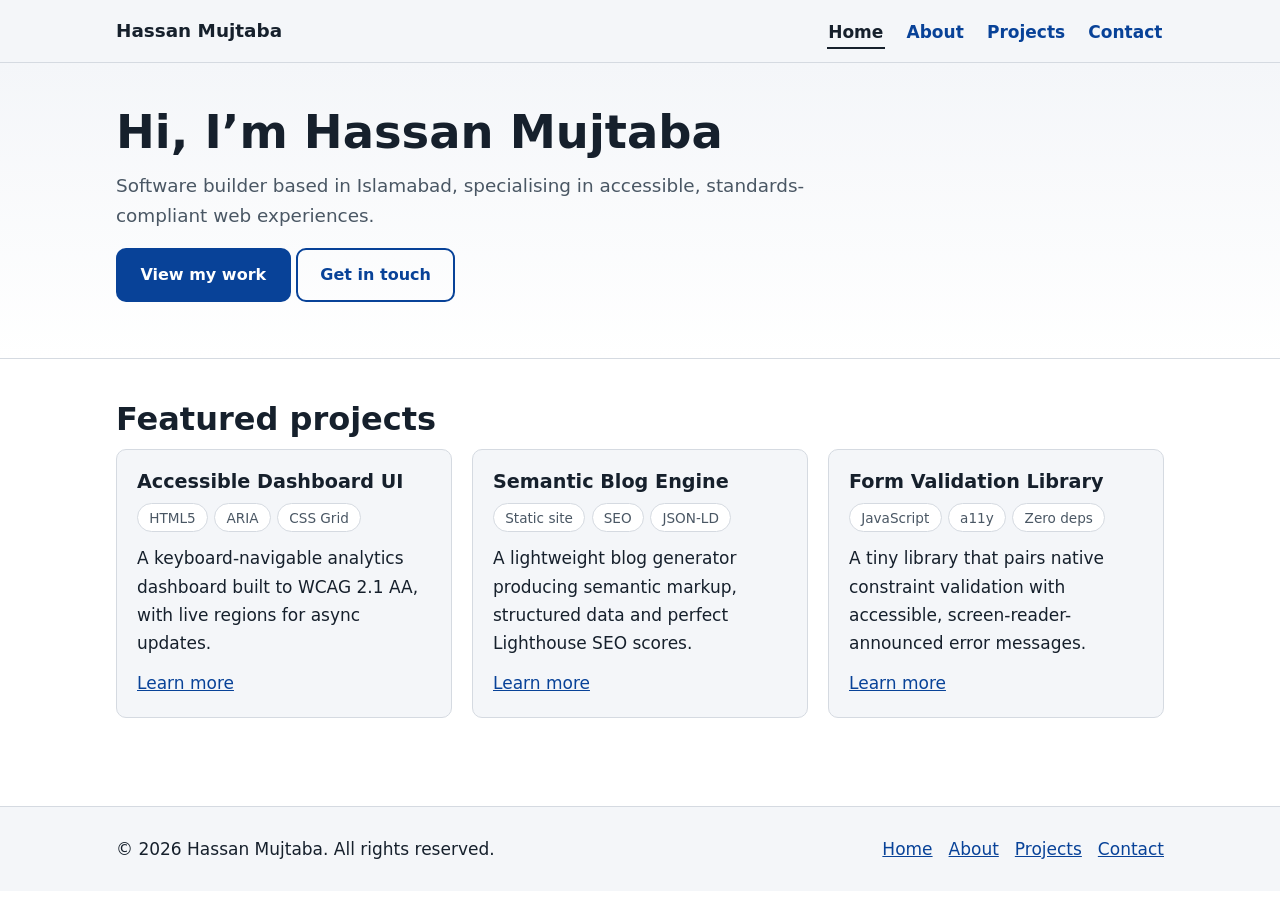
<file: Task 1/index.html>
<!DOCTYPE html>
<html lang="en">
<head>
  <meta charset="utf-8">
  <meta name="viewport" content="width=device-width, initial-scale=1">
  <title>Hassan Mujtaba — Software Builder in Islamabad</title>
  <meta name="description" content="Portfolio of Hassan Mujtaba, a software builder in Islamabad crafting accessible, standards-compliant web experiences.">
  <meta name="author" content="Hassan Mujtaba">
  <meta name="robots" content="index, follow">
  <meta name="theme-color" content="#0b5ed7">
  <link rel="canonical" href="https://hassanmujtaba.example.com/index.html">
  <meta property="og:type" content="website">
  <meta property="og:site_name" content="Hassan Mujtaba">
  <meta property="og:title" content="Hassan Mujtaba — Software Builder in Islamabad">
  <meta property="og:description" content="Portfolio of Hassan Mujtaba, a software builder in Islamabad crafting accessible, standards-compliant web experiences.">
  <meta property="og:url" content="https://hassanmujtaba.example.com/index.html">
  <meta property="og:image" content="https://hassanmujtaba.example.com/assets/images/og-image.jpg">
  <meta property="og:image:alt" content="Portrait of Hassan Mujtaba beside his name and job title.">
  <meta name="twitter:card" content="summary_large_image">
  <meta name="twitter:title" content="Hassan Mujtaba — Software Builder in Islamabad">
  <meta name="twitter:description" content="Portfolio of Hassan Mujtaba, a software builder in Islamabad crafting accessible, standards-compliant web experiences.">
  <link rel="stylesheet" href="assets/css/styles.css">
  <script type="application/ld+json">
  {
    "@context": "https://schema.org",
    "@type": "Person",
    "name": "Hassan Mujtaba",
    "jobTitle": "Software Builder",
    "address": {"@type": "PostalAddress", "addressLocality": "Islamabad", "addressCountry": "PK"},
    "url": "https://hassanmujtaba.example.com/",
    "sameAs": ["https://github.com/hassanmujtaba11208", "https://www.linkedin.com/in/hassanmujtaba"]
  }
  </script>
</head>
<body>
  <a class="skip-link" href="#main">Skip to main content</a>
  <header class="site-header">
    <div class="wrap">
      <a class="brand" href="index.html">Hassan Mujtaba</a>
      <nav class="site-nav" aria-label="Main">
        <ul>
          <li><a href="index.html" aria-current="page">Home</a></li>
          <li><a href="about.html">About</a></li>
          <li><a href="projects.html">Projects</a></li>
          <li><a href="contact.html">Contact</a></li>
        </ul>
      </nav>
    </div>
  </header>

  <main id="main">
    <section class="hero" aria-labelledby="hero-heading">
      <div class="wrap">
        <h1 id="hero-heading">Hi, I&rsquo;m Hassan Mujtaba</h1>
        <p class="lead">Software builder based in Islamabad, specialising in accessible, standards-compliant web experiences.</p>
        <p>
          <a class="btn" href="projects.html">View my work</a>
          <a class="btn btn-secondary" href="contact.html">Get in touch</a>
        </p>
      </div>
    </section>

    <section aria-labelledby="featured-heading">
      <div class="wrap">
        <h2 id="featured-heading">Featured projects</h2>
        <ul class="grid">
          <li>
            <article class="card" aria-labelledby="p1">
              <h3 id="p1">Accessible Dashboard UI</h3>
              <ul class="tags"><li>HTML5</li><li>ARIA</li><li>CSS Grid</li></ul>
              <p>A keyboard-navigable analytics dashboard built to WCAG 2.1 AA, with live regions for async updates.</p>
              <a href="projects.html#accessible-dashboard">Learn more<span class="visually-hidden"> about Accessible Dashboard UI</span></a>
            </article>
          </li>
          <li>
            <article class="card" aria-labelledby="p2">
              <h3 id="p2">Semantic Blog Engine</h3>
              <ul class="tags"><li>Static site</li><li>SEO</li><li>JSON-LD</li></ul>
              <p>A lightweight blog generator producing semantic markup, structured data and perfect Lighthouse SEO scores.</p>
              <a href="projects.html#semantic-blog">Learn more<span class="visually-hidden"> about Semantic Blog Engine</span></a>
            </article>
          </li>
          <li>
            <article class="card" aria-labelledby="p3">
              <h3 id="p3">Form Validation Library</h3>
              <ul class="tags"><li>JavaScript</li><li>a11y</li><li>Zero deps</li></ul>
              <p>A tiny library that pairs native constraint validation with accessible, screen-reader-announced error messages.</p>
              <a href="projects.html#form-validation">Learn more<span class="visually-hidden"> about Form Validation Library</span></a>
            </article>
          </li>
        </ul>
      </div>
    </section>
  </main>

  <footer class="site-footer">
    <div class="wrap">
      <p>&copy; 2026 Hassan Mujtaba. All rights reserved.</p>
      <nav aria-label="Footer">
        <ul>
          <li><a href="index.html">Home</a></li>
          <li><a href="about.html">About</a></li>
          <li><a href="projects.html">Projects</a></li>
          <li><a href="contact.html">Contact</a></li>
        </ul>
      </nav>
    </div>
  </footer>
</body>
</html>
</file>
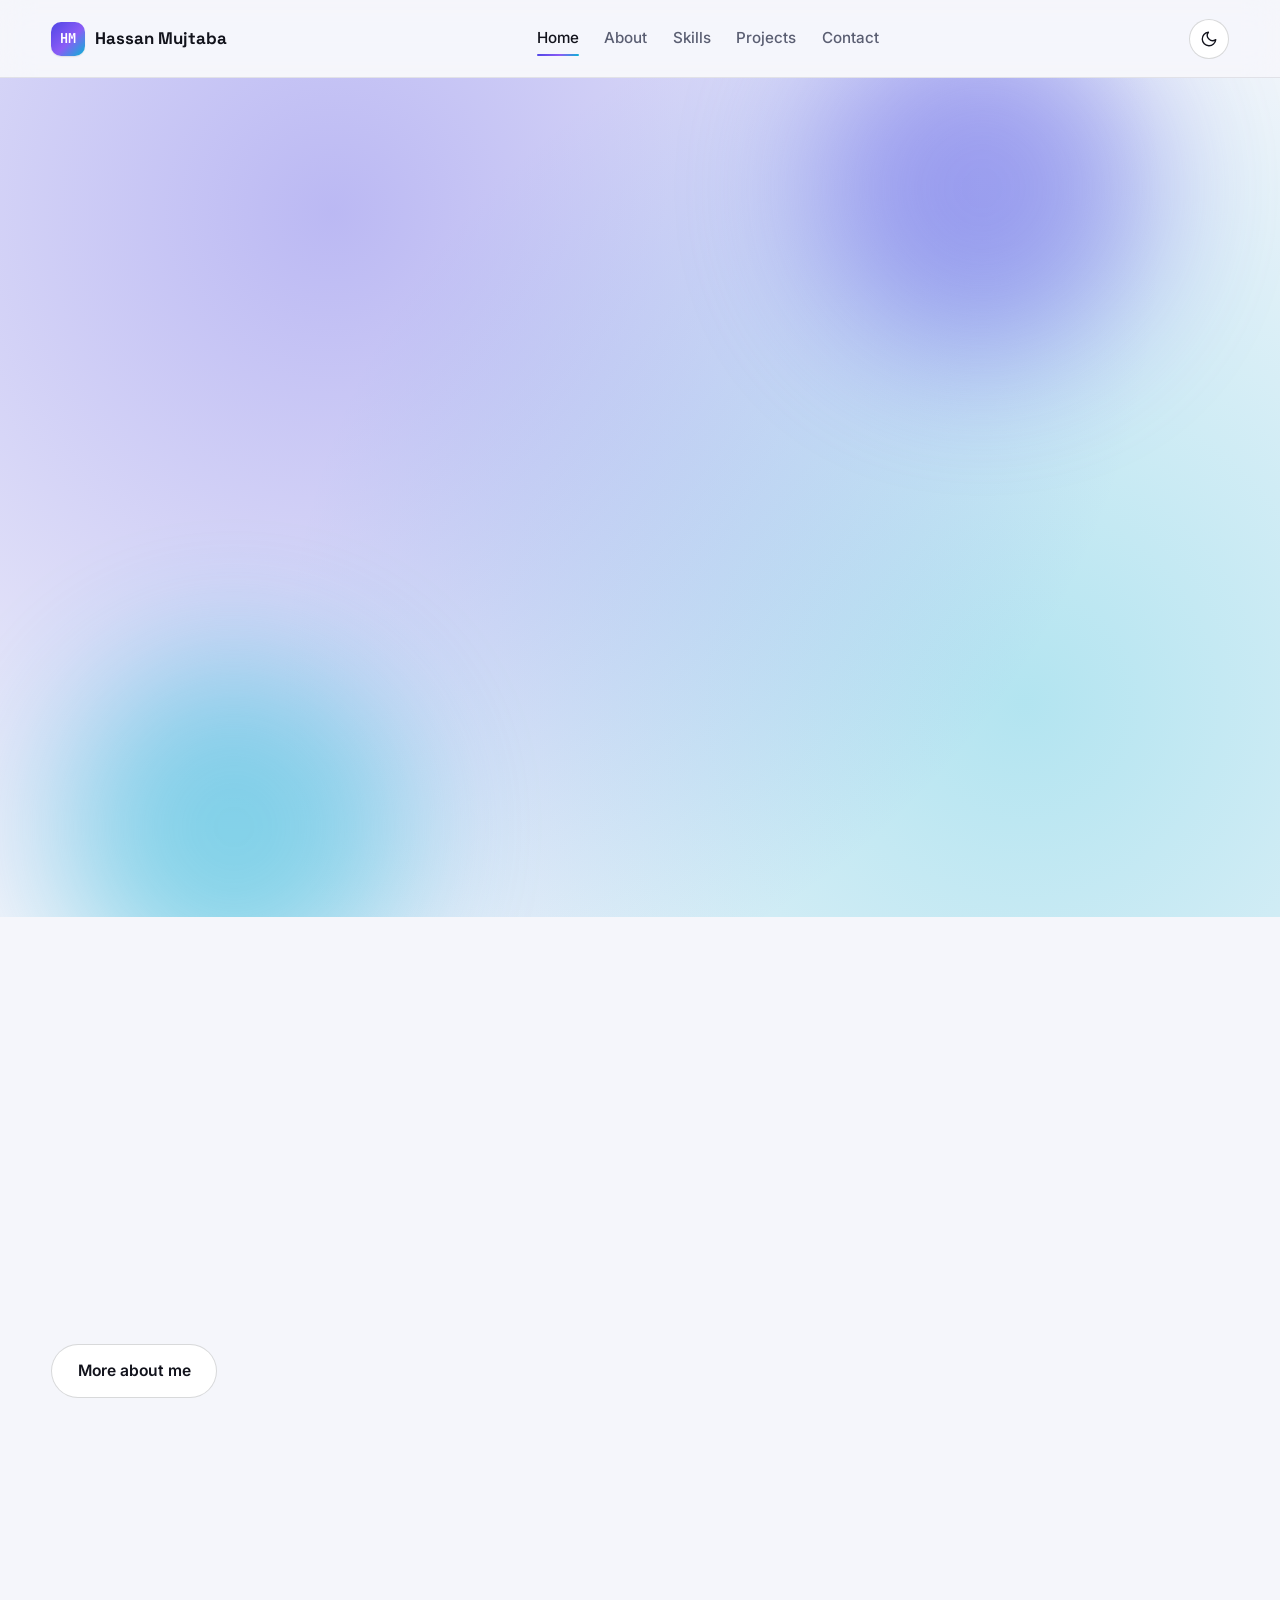
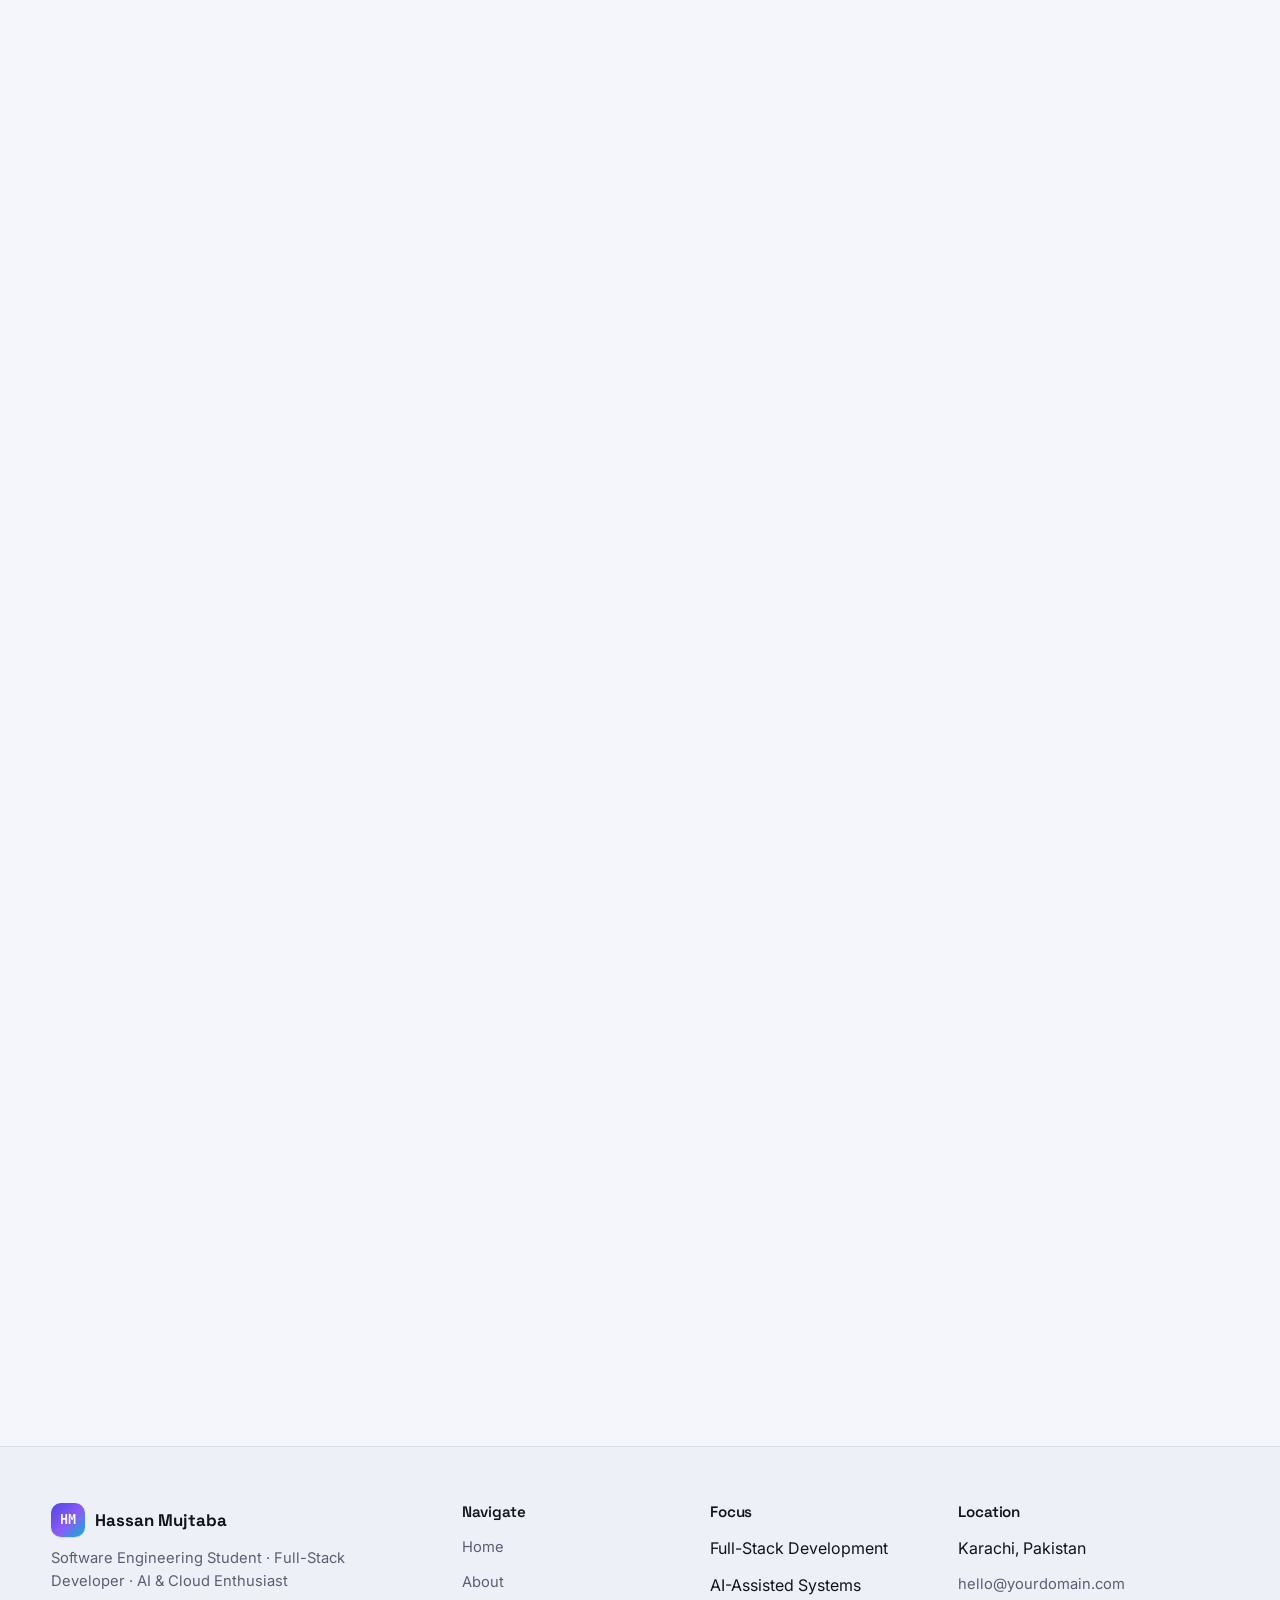
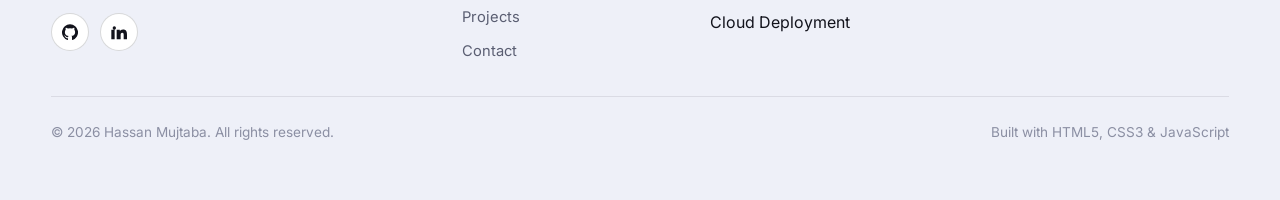
<file: Task 2/index.html>
<!DOCTYPE html>
<html lang="en">
<head>
  <meta charset="UTF-8" />
  <meta name="viewport" content="width=device-width, initial-scale=1.0" />
  <title>Hassan Mujtaba — Software Engineering Student & Full-Stack Developer</title>
  <meta name="description" content="Hassan Mujtaba is a Software Engineering student in Karachi, Pakistan, building practical full-stack, AI, and cloud projects." />
  <meta name="author" content="Hassan Mujtaba" />
  <meta name="robots" content="index, follow" />

  <meta property="og:title" content="Hassan Mujtaba — Software Engineering Student & Full-Stack Developer" />
  <meta property="og:description" content="Portfolio of Hassan Mujtaba — Software Engineering student, full-stack developer, and AI & cloud enthusiast." />
  <meta property="og:type" content="website" />
  <meta property="og:url" content="https://yourdomain.com/" />

  <link rel="preconnect" href="https://fonts.googleapis.com" />
  <link rel="preconnect" href="https://fonts.gstatic.com" crossorigin />
  <link href="https://fonts.googleapis.com/css2?family=Space+Grotesk:wght@500;600;700&family=Inter:wght@400;500;600&family=JetBrains+Mono:wght@400;500&display=swap" rel="stylesheet" />

  <link rel="stylesheet" href="assets/css/styles.css" />
</head>
<body>
  <a class="skip-link" href="#main-content">Skip to content</a>

  <header class="site-header">
    <nav class="navbar" aria-label="Primary">
      <a href="index.html" class="brand">
        <span class="brand-mark">HM</span>
        Hassan Mujtaba
      </a>

      <ul class="nav-links" data-nav-links>
        <li><a class="nav-link" href="index.html">Home</a></li>
        <li><a class="nav-link" href="about.html">About</a></li>
        <li><a class="nav-link" href="about.html#skills">Skills</a></li>
        <li><a class="nav-link" href="projects.html">Projects</a></li>
        <li><a class="nav-link" href="contact.html">Contact</a></li>
      </ul>

      <div class="nav-right">
        <button
          class="theme-toggle"
          type="button"
          data-theme-toggle
          aria-pressed="false"
          aria-label="Switch to dark mode"
        >
          <svg class="icon-moon" viewBox="0 0 24 24" fill="none" stroke="currentColor" stroke-width="1.8" stroke-linecap="round" stroke-linejoin="round" aria-hidden="true">
            <path d="M21 12.79A9 9 0 1111.21 3 7 7 0 0021 12.79z"></path>
          </svg>
          <svg class="icon-sun" viewBox="0 0 24 24" fill="none" stroke="currentColor" stroke-width="1.8" stroke-linecap="round" stroke-linejoin="round" aria-hidden="true">
            <circle cx="12" cy="12" r="4.2"></circle>
            <path d="M12 2.5v2.3M12 19.2v2.3M4.6 4.6l1.6 1.6M17.8 17.8l1.6 1.6M2.5 12h2.3M19.2 12h2.3M4.6 19.4l1.6-1.6M17.8 6.2l1.6-1.6"></path>
          </svg>
        </button>

        <button
          class="menu-toggle"
          type="button"
          data-menu-toggle
          aria-expanded="false"
          aria-controls="primary-navigation"
          aria-label="Open menu"
        >
          <span></span><span></span><span></span>
        </button>
      </div>
    </nav>
  </header>

  <main id="main-content">
    <!-- HERO -->
    <section class="hero">
      <div class="blob blob-a" aria-hidden="true"></div>
      <div class="blob blob-b" aria-hidden="true"></div>

      <div class="container hero-grid">
        <div class="hero-copy reveal">
          <span class="eyebrow">Karachi, Pakistan</span>
          <h1 class="hero-title">
            Hello, I'm<br />
            <span class="text-gradient">Hassan Mujtaba</span>
          </h1>

          <div class="hero-role">
            <span>Software Engineering Student</span>
            <span>Full-Stack Developer</span>
            <span>AI &amp; Cloud Enthusiast</span>
          </div>

          <p class="hero-desc">
            A Software Engineering student who enjoys building practical, modern
            and user-friendly applications — from frontend interfaces to backend
            systems, databases, and cloud deployments. I like turning coursework
            and side ideas into working software.
          </p>

          <div class="hero-actions">
            <a class="btn btn-primary" href="projects.html">
              View My Projects
              <svg class="btn-arrow" width="16" height="16" viewBox="0 0 24 24" fill="none" stroke="currentColor" stroke-width="2" stroke-linecap="round" stroke-linejoin="round" aria-hidden="true"><path d="M5 12h14M13 6l6 6-6 6"/></svg>
            </a>
            <a class="btn btn-ghost" href="contact.html">Contact Me</a>
          </div>

          <div class="hero-meta">
            <div class="hero-meta-item">
              <strong>Software Engineering</strong>
              <span>Current field of study</span>
            </div>
            <div class="hero-meta-item">
              <strong>Full-Stack &amp; Cloud</strong>
              <span>Primary focus areas</span>
            </div>
            <div class="hero-meta-item">
              <strong>Karachi, PK</strong>
              <span>Based in</span>
            </div>
          </div>
        </div>

        <div class="hero-visual reveal">
          <div class="code-panel" role="img" aria-label="Stylised code editor showing a developer profile object">
            <div class="code-panel-bar">
              <span class="code-dot"></span>
              <span class="code-dot"></span>
              <span class="code-dot"></span>
              <span class="code-panel-title">developer.js</span>
            </div>
            <div class="code-panel-body">
              <div class="code-line"><span class="ln">1</span><span class="tok-kw">const</span>&nbsp;<span class="tok-fn">developer</span>&nbsp;<span class="tok-txt">=</span>&nbsp;{</div>
              <div class="code-line"><span class="ln">2</span>&nbsp;&nbsp;name:&nbsp;<span class="tok-str">"Hassan Mujtaba"</span>,</div>
              <div class="code-line"><span class="ln">3</span>&nbsp;&nbsp;role:&nbsp;<span class="tok-str">"SE Student"</span>,</div>
              <div class="code-line"><span class="ln">4</span>&nbsp;&nbsp;stack:&nbsp;[<span class="tok-str">"Frontend"</span>,&nbsp;<span class="tok-str">"Backend"</span>,</div>
              <div class="code-line"><span class="ln">5</span>&nbsp;&nbsp;&nbsp;&nbsp;&nbsp;&nbsp;&nbsp;<span class="tok-str">"AI"</span>,&nbsp;<span class="tok-str">"Cloud"</span>],</div>
              <div class="code-line"><span class="ln">6</span>&nbsp;&nbsp;location:&nbsp;<span class="tok-str">"Karachi, PK"</span>,</div>
              <div class="code-line"><span class="ln">7</span>&nbsp;&nbsp;<span class="tok-com">// always building something</span></div>
              <div class="code-line"><span class="ln">8</span>&nbsp;&nbsp;available:&nbsp;<span class="tok-kw">true</span>,</div>
              <div class="code-line"><span class="ln">9</span>};<span class="code-cursor" aria-hidden="true"></span></div>
            </div>
          </div>
        </div>
      </div>
    </section>

    <!-- QUICK ABOUT TEASER -->
    <section class="about-teaser">
      <div class="container section-head reveal">
        <span class="section-kicker">About</span>
        <h2>Practical software, built end-to-end</h2>
        <p>
          I'm drawn to projects that connect the pieces of a real system — a
          clean interface, a dependable backend, a well-modelled database, and
          infrastructure that can actually run it. Software Engineering
          coursework has given me a structured way to think about building and
          maintaining that kind of software.
        </p>
      </div>
      <div class="container">
        <a class="btn btn-ghost" href="about.html">More about me</a>
      </div>
    </section>

    <!-- FEATURED PROJECTS TEASER -->
    <section class="projects-teaser">
      <div class="container">
        <div class="section-head reveal">
          <span class="section-kicker">Selected work</span>
          <h2>A few things I've been building</h2>
          <p>Coursework and self-directed projects spanning full-stack development, AI-assisted tooling, and cloud infrastructure.</p>
        </div>

        <div class="projects-grid">
          <article class="project-card reveal">
            <div class="project-icon" aria-hidden="true">
              <svg viewBox="0 0 24 24" fill="none" stroke="currentColor" stroke-width="1.8" stroke-linecap="round" stroke-linejoin="round"><path d="M4 4h16v16H4z"/><path d="M4 9h16M9 9v11"/></svg>
            </div>
            <span class="project-category">Full-Stack · AI</span>
            <h3>AI Powered BabyPaws Care</h3>
            <p>A full-stack platform connecting caregivers with role-based workflows and AI/OCR-assisted functionality.</p>
            <div class="project-tags">
              <span class="tag">Django</span><span class="tag">React</span><span class="tag">MySQL</span>
            </div>
            <a class="project-link is-disabled" aria-disabled="true">
              View Project
              <svg viewBox="0 0 24 24" fill="none" stroke="currentColor" stroke-width="2" stroke-linecap="round" stroke-linejoin="round" aria-hidden="true"><path d="M5 12h14M13 6l6 6-6 6"/></svg>
            </a>
          </article>

          <article class="project-card reveal">
            <div class="project-icon" aria-hidden="true">
              <svg viewBox="0 0 24 24" fill="none" stroke="currentColor" stroke-width="1.8" stroke-linecap="round" stroke-linejoin="round"><path d="M12 2 4 6v6c0 5 3.4 8.6 8 10 4.6-1.4 8-5 8-10V6z"/></svg>
            </div>
            <span class="project-category">Security · AI</span>
            <h3>SecureCode Scanner X</h3>
            <p>An AI-assisted static analysis platform mapping findings to OWASP/CWE with risk scoring and PDF reports.</p>
            <div class="project-tags">
              <span class="tag">Python</span><span class="tag">JavaScript</span><span class="tag">Security</span>
            </div>
            <a class="project-link is-disabled" aria-disabled="true">
              View Project
              <svg viewBox="0 0 24 24" fill="none" stroke="currentColor" stroke-width="2" stroke-linecap="round" stroke-linejoin="round" aria-hidden="true"><path d="M5 12h14M13 6l6 6-6 6"/></svg>
            </a>
          </article>

          <article class="project-card reveal">
            <div class="project-icon" aria-hidden="true">
              <svg viewBox="0 0 24 24" fill="none" stroke="currentColor" stroke-width="1.8" stroke-linecap="round" stroke-linejoin="round"><path d="M3 17h18M3 12h18M3 7h18"/></svg>
            </div>
            <span class="project-category">Cloud · FastAPI</span>
            <h3>Insurance Claims Intelligence</h3>
            <p>An OCR and AI-assisted claims processing platform with fraud-detection signals and a review dashboard.</p>
            <div class="project-tags">
              <span class="tag">FastAPI</span><span class="tag">MySQL</span><span class="tag">OCR</span>
            </div>
            <a class="project-link is-disabled" aria-disabled="true">
              View Project
              <svg viewBox="0 0 24 24" fill="none" stroke="currentColor" stroke-width="2" stroke-linecap="round" stroke-linejoin="round" aria-hidden="true"><path d="M5 12h14M13 6l6 6-6 6"/></svg>
            </a>
          </article>
        </div>

        <div class="teaser-cta reveal" style="margin-top:2.5rem;">
          <a class="btn btn-primary" href="projects.html">
            See all projects
            <svg class="btn-arrow" width="16" height="16" viewBox="0 0 24 24" fill="none" stroke="currentColor" stroke-width="2" stroke-linecap="round" stroke-linejoin="round" aria-hidden="true"><path d="M5 12h14M13 6l6 6-6 6"/></svg>
          </a>
        </div>
      </div>
    </section>

    <!-- CONTACT TEASER -->
    <section class="contact-teaser">
      <div class="container info-card reveal" style="text-align:center; max-width: 640px; margin-inline:auto;">
        <h2 style="margin-bottom:0.8rem;">Let's build something together</h2>
        <p style="margin-inline:auto; margin-bottom:1.6rem;">Open to internship opportunities, collaborative projects, and conversations about software, AI, and cloud.</p>
        <a class="btn btn-primary" href="contact.html">
          Get in touch
          <svg class="btn-arrow" width="16" height="16" viewBox="0 0 24 24" fill="none" stroke="currentColor" stroke-width="2" stroke-linecap="round" stroke-linejoin="round" aria-hidden="true"><path d="M5 12h14M13 6l6 6-6 6"/></svg>
        </a>
      </div>
    </section>
  </main>

  <footer class="site-footer">
    <div class="container">
      <div class="footer-grid">
        <div class="footer-brand">
          <div class="brand">
            <span class="brand-mark">HM</span>
            Hassan Mujtaba
          </div>
          <p>Software Engineering Student · Full-Stack Developer · AI &amp; Cloud Enthusiast</p>
          <div class="footer-social" style="margin-top:1.2rem;">
            <a class="social-icon" href="https://github.com/your-profile" aria-label="GitHub profile" target="_blank" rel="noopener">
              <svg viewBox="0 0 24 24" fill="currentColor" aria-hidden="true"><path d="M12 .5a12 12 0 00-3.79 23.39c.6.11.82-.26.82-.58v-2.02c-3.34.72-4.04-1.61-4.04-1.61-.55-1.39-1.34-1.76-1.34-1.76-1.09-.75.08-.73.08-.73 1.2.09 1.84 1.24 1.84 1.24 1.07 1.84 2.81 1.31 3.49 1 .11-.78.42-1.31.76-1.61-2.67-.3-5.47-1.33-5.47-5.93 0-1.31.47-2.38 1.24-3.22-.12-.3-.54-1.53.12-3.19 0 0 1.01-.32 3.3 1.23a11.5 11.5 0 016 0c2.29-1.55 3.3-1.23 3.3-1.23.66 1.66.24 2.89.12 3.19.77.84 1.23 1.91 1.23 3.22 0 4.61-2.8 5.63-5.48 5.92.43.37.81 1.1.81 2.22v3.29c0 .32.22.7.83.58A12 12 0 0012 .5z"/></svg>
            </a>
            <a class="social-icon" href="https://linkedin.com/in/your-profile" aria-label="LinkedIn profile" target="_blank" rel="noopener">
              <svg viewBox="0 0 24 24" fill="currentColor" aria-hidden="true"><path d="M4.98 3.5a2.5 2.5 0 11-.02 5 2.5 2.5 0 01.02-5zM.5 8.75h4.96V23H.5V8.75zM8.5 8.75h4.75v1.95h.07c.66-1.24 2.28-2.55 4.7-2.55 5.03 0 5.96 3.3 5.96 7.6V23h-4.96v-6.35c0-1.51-.03-3.46-2.11-3.46-2.11 0-2.44 1.65-2.44 3.35V23H8.5V8.75z"/></svg>
            </a>
          </div>
        </div>

        <nav aria-label="Footer navigation">
          <h3 class="footer-heading">Navigate</h3>
          <div class="footer-links">
            <a href="index.html">Home</a>
            <a href="about.html">About</a>
            <a href="projects.html">Projects</a>
            <a href="contact.html">Contact</a>
          </div>
        </nav>

        <div>
          <h3 class="footer-heading">Focus</h3>
          <div class="footer-links">
            <span>Full-Stack Development</span>
            <span>AI-Assisted Systems</span>
            <span>Cloud Deployment</span>
          </div>
        </div>

        <div>
          <h3 class="footer-heading">Location</h3>
          <div class="footer-links">
            <span>Karachi, Pakistan</span>
            <a href="mailto:hello@yourdomain.com">hello@yourdomain.com</a>
          </div>
        </div>
      </div>

      <div class="footer-bottom">
        <span>© <span data-current-year>2026</span> Hassan Mujtaba. All rights reserved.</span>
        <span>Built with HTML5, CSS3 &amp; JavaScript</span>
      </div>
    </div>
  </footer>

  <script src="assets/js/script.js"></script>
</body>
</html>
</file>
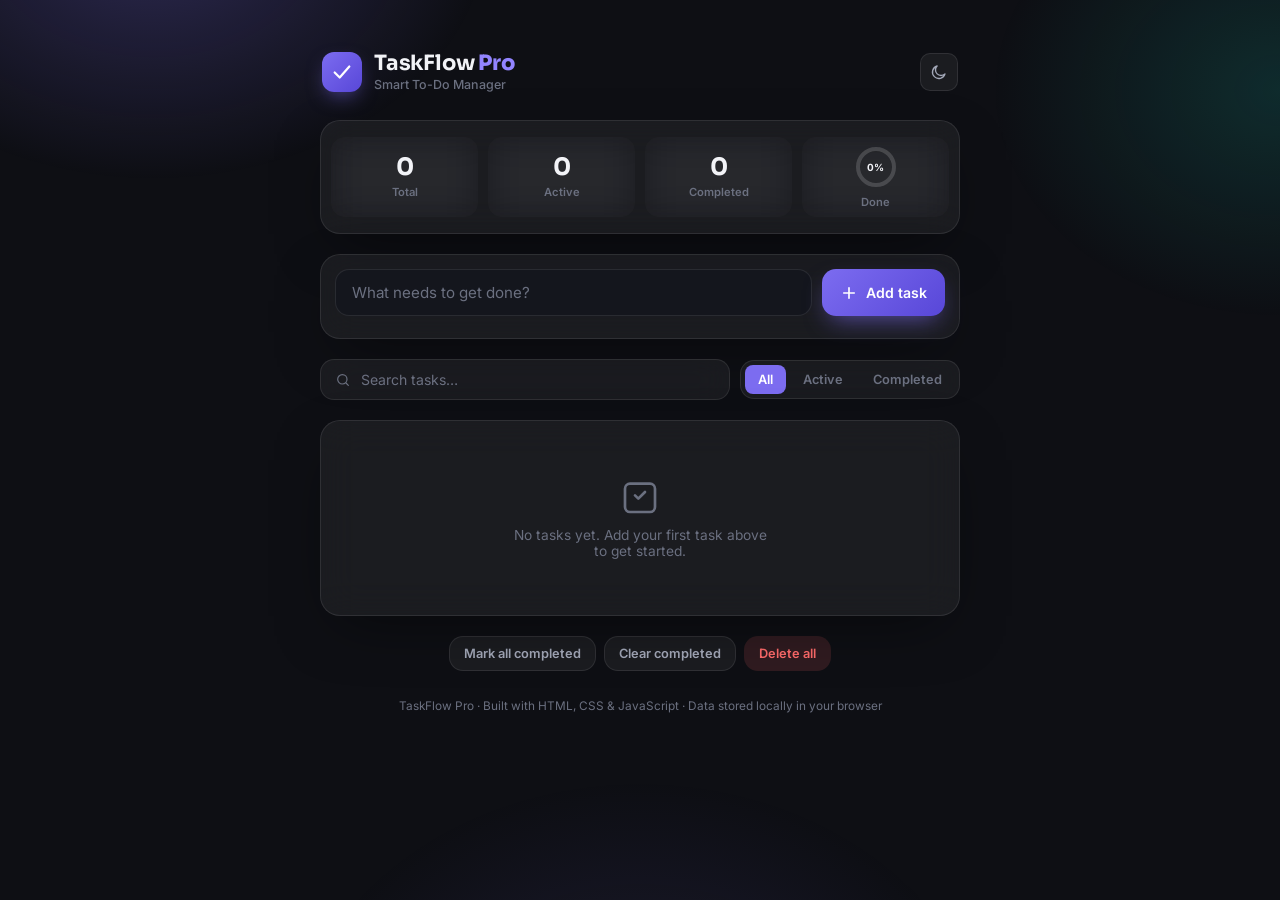
<file: Task 3/index.html>
<!DOCTYPE html>
<html lang="en">
<head>
  <meta charset="UTF-8" />
  <meta name="viewport" content="width=device-width, initial-scale=1.0" />
  <title>TaskFlow Pro – Smart To-Do Manager</title>
  <meta name="description" content="TaskFlow Pro: a modern, local-first task manager built with vanilla HTML, CSS and JavaScript." />

  <!-- Google Fonts: Sora for display, Inter for body text -->
  <link rel="preconnect" href="https://fonts.googleapis.com" />
  <link rel="preconnect" href="https://fonts.gstatic.com" crossorigin />
  <link href="https://fonts.googleapis.com/css2?family=Sora:wght@400;600;700;800&family=Inter:wght@400;500;600;700&display=swap" rel="stylesheet" />

  <link rel="stylesheet" href="css/style.css" />

  <!-- Inline SVG favicon: a simple checkmark mark -->
  <link rel="icon" href="data:image/svg+xml,%3Csvg xmlns='http://www.w3.org/2000/svg' viewBox='0 0 100 100'%3E%3Crect width='100' height='100' rx='24' fill='%236C5CE7'/%3E%3Cpath d='M28 52 L44 68 L74 34' stroke='white' stroke-width='10' fill='none' stroke-linecap='round' stroke-linejoin='round'/%3E%3C/svg%3E" />
</head>
<body>

  <!-- ============ BACKGROUND DECORATION ============ -->
  <div class="bg-aurora" aria-hidden="true"></div>

  <div class="app-shell">

    <!-- ============ HEADER ============ -->
    <header class="app-header">
      <div class="brand">
        <span class="brand-mark" aria-hidden="true">
          <svg viewBox="0 0 24 24" width="22" height="22" fill="none">
            <path d="M4 12.5L9.5 18L20 6" stroke="currentColor" stroke-width="2.4" stroke-linecap="round" stroke-linejoin="round"/>
          </svg>
        </span>
        <div class="brand-text">
          <h1>TaskFlow <span>Pro</span></h1>
          <p class="tagline">Smart To-Do Manager</p>
        </div>
      </div>
      <button class="theme-toggle" id="themeToggle" type="button" aria-label="Toggle light and dark theme" title="Toggle theme">
        <svg id="iconMoon" viewBox="0 0 24 24" width="18" height="18" fill="none"><path d="M20 14.5A8.5 8.5 0 1 1 9.5 4a7 7 0 0 0 10.5 10.5z" stroke="currentColor" stroke-width="1.8" stroke-linejoin="round"/></svg>
      </button>
    </header>

    <!-- ============ STATISTICS DASHBOARD ============ -->
    <section class="stats-grid" aria-label="Task statistics">
      <div class="stat-card">
        <span class="stat-value" id="statTotal">0</span>
        <span class="stat-label">Total</span>
      </div>
      <div class="stat-card">
        <span class="stat-value" id="statActive">0</span>
        <span class="stat-label">Active</span>
      </div>
      <div class="stat-card">
        <span class="stat-value" id="statCompleted">0</span>
        <span class="stat-label">Completed</span>
      </div>
      <div class="stat-card stat-card--progress">
        <div class="progress-ring-wrap">
          <svg viewBox="0 0 44 44" width="44" height="44" class="progress-ring">
            <circle cx="22" cy="22" r="18" class="progress-ring__bg" />
            <circle cx="22" cy="22" r="18" class="progress-ring__fg" id="progressRing" />
          </svg>
          <span class="progress-ring__text" id="statPercent">0%</span>
        </div>
        <span class="stat-label">Done</span>
      </div>
    </section>

    <!-- ============ TASK INPUT AREA ============ -->
    <section class="task-input-card" aria-label="Add a new task">
      <form id="taskForm" class="task-form" novalidate>
        <label for="taskInput" class="visually-hidden">New task</label>
        <input
          type="text"
          id="taskInput"
          class="task-input"
          placeholder="What needs to get done?"
          autocomplete="off"
          maxlength="120"
        />
        <button type="submit" class="btn btn--primary" id="addBtn">
          <svg viewBox="0 0 24 24" width="18" height="18" fill="none"><path d="M12 5v14M5 12h14" stroke="currentColor" stroke-width="2.2" stroke-linecap="round"/></svg>
          <span>Add task</span>
        </button>
      </form>
      <p class="input-error" id="inputError" role="alert"></p>
    </section>

    <!-- ============ SEARCH + FILTERS ============ -->
    <section class="controls-bar" aria-label="Search and filter tasks">
      <div class="search-box">
        <svg viewBox="0 0 24 24" width="16" height="16" fill="none" class="search-icon"><circle cx="11" cy="11" r="7" stroke="currentColor" stroke-width="1.8"/><path d="M20 20l-3.5-3.5" stroke="currentColor" stroke-width="1.8" stroke-linecap="round"/></svg>
        <label for="searchInput" class="visually-hidden">Search tasks</label>
        <input type="text" id="searchInput" placeholder="Search tasks…" autocomplete="off" />
      </div>

      <div class="filter-tabs" role="tablist" aria-label="Filter tasks">
        <button class="filter-tab is-active" data-filter="all" role="tab" aria-selected="true" type="button">All</button>
        <button class="filter-tab" data-filter="active" role="tab" aria-selected="false" type="button">Active</button>
        <button class="filter-tab" data-filter="completed" role="tab" aria-selected="false" type="button">Completed</button>
      </div>
    </section>

    <!-- ============ TASK LIST SECTION ============ -->
    <section class="task-list-card" aria-label="Task list">
      <ul id="taskList" class="task-list"></ul>

      <div class="empty-state" id="emptyState">
        <svg viewBox="0 0 24 24" width="40" height="40" fill="none"><path d="M9 11l2 2 4-4" stroke="currentColor" stroke-width="1.6" stroke-linecap="round" stroke-linejoin="round"/><rect x="3" y="4" width="18" height="17" rx="3" stroke="currentColor" stroke-width="1.6"/></svg>
        <p id="emptyStateText">No tasks yet. Add your first task above to get started.</p>
      </div>
    </section>

    <!-- ============ BULK ACTIONS ============ -->
    <section class="bulk-actions" aria-label="Bulk actions">
      <button class="btn btn--ghost" id="markAllBtn" type="button">Mark all completed</button>
      <button class="btn btn--ghost" id="clearCompletedBtn" type="button">Clear completed</button>
      <button class="btn btn--danger-ghost" id="deleteAllBtn" type="button">Delete all</button>
    </section>

    <!-- ============ FOOTER ============ -->
    <footer class="app-footer">
      <p>TaskFlow Pro &middot; Built with HTML, CSS &amp; JavaScript &middot; Data stored locally in your browser</p>
    </footer>

  </div>

  <!-- ============ CONFIRMATION MODAL (reused for all confirmations) ============ -->
  <div class="modal-overlay" id="modalOverlay" role="dialog" aria-modal="true" aria-labelledby="modalTitle" hidden>
    <div class="modal">
      <h2 id="modalTitle">Are you sure?</h2>
      <p id="modalMessage">This action cannot be undone.</p>
      <div class="modal-actions">
        <button class="btn btn--ghost" id="modalCancelBtn" type="button">Cancel</button>
        <button class="btn btn--danger" id="modalConfirmBtn" type="button">Confirm</button>
      </div>
    </div>
  </div>

  <!-- ============ TOAST NOTIFICATION ============ -->
  <div class="toast" id="toast" role="status" aria-live="polite"></div>

  <script src="js/script.js"></script>
</body>
</html>
</file>
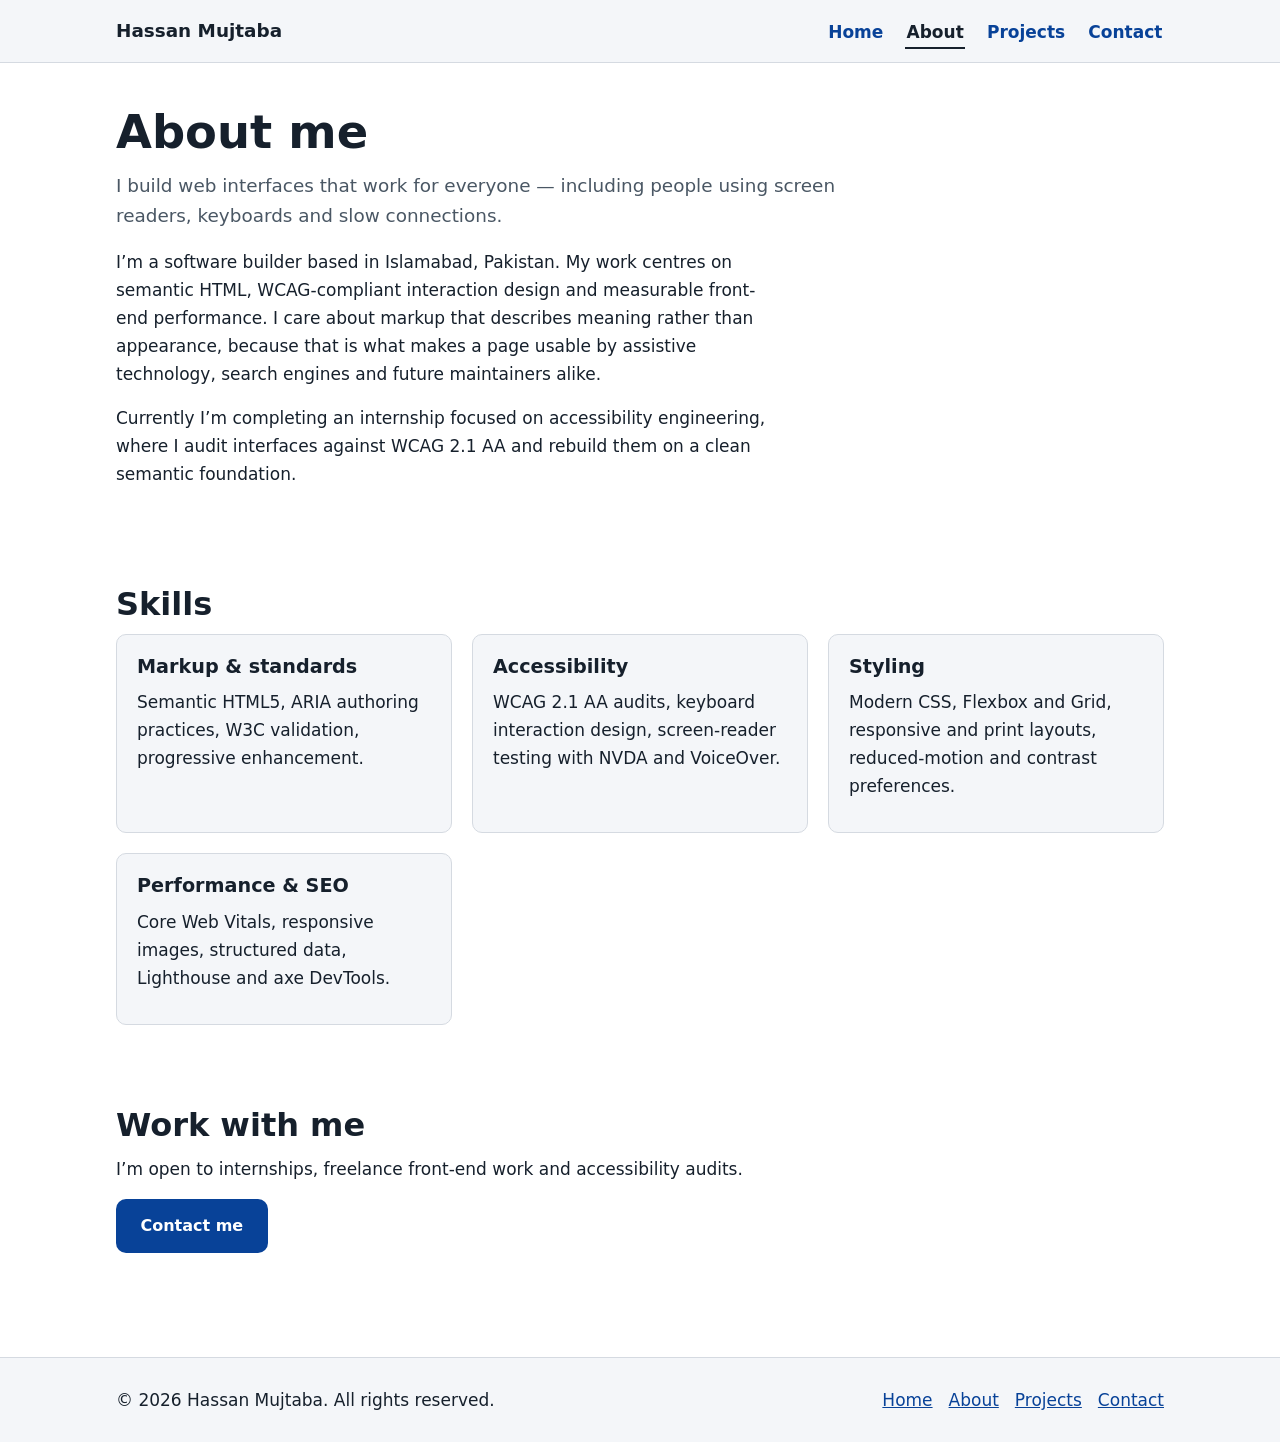
<file: Task 1/about.html>
<!DOCTYPE html>
<html lang="en">
<head>
  <meta charset="utf-8">
  <meta name="viewport" content="width=device-width, initial-scale=1">
  <title>About — Hassan Mujtaba</title>
  <meta name="description" content="Learn about Hassan Mujtaba, a Islamabad-based software builder focused on semantic HTML, accessibility and web performance.">
  <meta name="author" content="Hassan Mujtaba">
  <meta name="robots" content="index, follow">
  <meta name="theme-color" content="#0b5ed7">
  <link rel="canonical" href="https://hassanmujtaba.example.com/about.html">
  <meta property="og:type" content="website">
  <meta property="og:site_name" content="Hassan Mujtaba">
  <meta property="og:title" content="About — Hassan Mujtaba">
  <meta property="og:description" content="Learn about Hassan Mujtaba, a Islamabad-based software builder focused on semantic HTML, accessibility and web performance.">
  <meta property="og:url" content="https://hassanmujtaba.example.com/about.html">
  <meta property="og:image" content="https://hassanmujtaba.example.com/assets/images/og-image.jpg">
  <meta property="og:image:alt" content="Portrait of Hassan Mujtaba beside his name and job title.">
  <meta name="twitter:card" content="summary_large_image">
  <meta name="twitter:title" content="About — Hassan Mujtaba">
  <meta name="twitter:description" content="Learn about Hassan Mujtaba, a islamabad-based software builder focused on semantic HTML, accessibility and web performance.">
  <link rel="stylesheet" href="assets/css/styles.css">
</head>
<body>
  <a class="skip-link" href="#main">Skip to main content</a>
  <header class="site-header">
    <div class="wrap">
      <a class="brand" href="index.html">Hassan Mujtaba</a>
      <nav class="site-nav" aria-label="Main">
        <ul>
          <li><a href="index.html">Home</a></li>
          <li><a href="about.html" aria-current="page">About</a></li>
          <li><a href="projects.html">Projects</a></li>
          <li><a href="contact.html">Contact</a></li>
        </ul>
      </nav>
    </div>
  </header>

  <main id="main">
    <section aria-labelledby="about-heading">
      <div class="wrap">
        <h1 id="about-heading">About me</h1>
        <p class="lead">I build web interfaces that work for everyone &mdash; including people using screen readers, keyboards and slow connections.</p>
        <p>I&rsquo;m a software builder based in Islamabad, Pakistan. My work centres on semantic HTML, WCAG-compliant interaction design and measurable front-end performance. I care about markup that describes meaning rather than appearance, because that is what makes a page usable by assistive technology, search engines and future maintainers alike.</p>
        <p>Currently I&rsquo;m completing an internship focused on accessibility engineering, where I audit interfaces against WCAG 2.1 AA and rebuild them on a clean semantic foundation.</p>
      </div>
    </section>

    <section aria-labelledby="skills-heading">
      <div class="wrap">
        <h2 id="skills-heading">Skills</h2>
        <ul class="grid">
          <li class="card"><h3>Markup &amp; standards</h3><p>Semantic HTML5, ARIA authoring practices, W3C validation, progressive enhancement.</p></li>
          <li class="card"><h3>Accessibility</h3><p>WCAG 2.1 AA audits, keyboard interaction design, screen-reader testing with NVDA and VoiceOver.</p></li>
          <li class="card"><h3>Styling</h3><p>Modern CSS, Flexbox and Grid, responsive and print layouts, reduced-motion and contrast preferences.</p></li>
          <li class="card"><h3>Performance &amp; SEO</h3><p>Core Web Vitals, responsive images, structured data, Lighthouse and axe DevTools.</p></li>
        </ul>
      </div>
    </section>

    <section aria-labelledby="cta-heading">
      <div class="wrap">
        <h2 id="cta-heading">Work with me</h2>
        <p>I&rsquo;m open to internships, freelance front-end work and accessibility audits.</p>
        <p><a class="btn" href="contact.html">Contact me</a></p>
      </div>
    </section>
  </main>

  <footer class="site-footer">
    <div class="wrap">
      <p>&copy; 2026 Hassan Mujtaba. All rights reserved.</p>
      <nav aria-label="Footer">
        <ul>
          <li><a href="index.html">Home</a></li>
          <li><a href="about.html">About</a></li>
          <li><a href="projects.html">Projects</a></li>
          <li><a href="contact.html">Contact</a></li>
        </ul>
      </nav>
    </div>
  </footer>
</body>
</html>
</file>
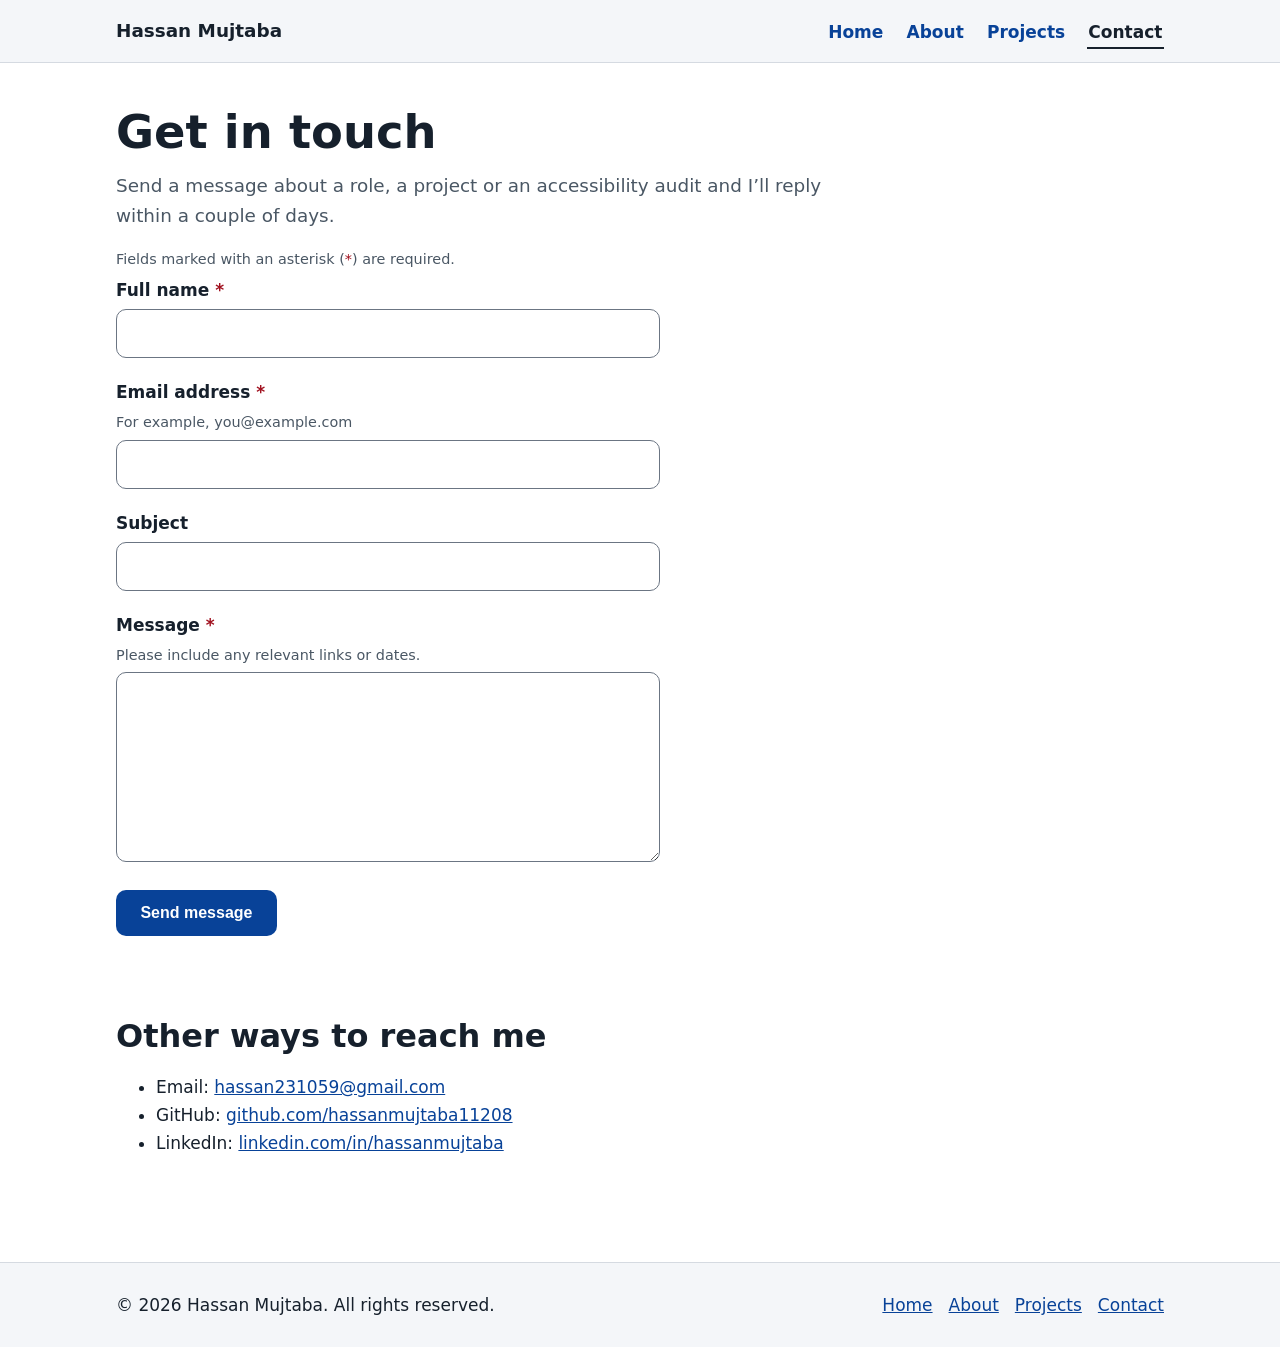
<file: Task 1/contact.html>
<!DOCTYPE html>
<html lang="en">
<head>
  <meta charset="utf-8">
  <meta name="viewport" content="width=device-width, initial-scale=1">
  <title>Contact — Hassan Mujtaba</title>
  <meta name="description" content="Contact Hassan Mujtaba about front-end roles, freelance projects and accessibility audits.">
  <meta name="author" content="Hassan Mujtaba">
  <meta name="robots" content="index, follow">
  <meta name="theme-color" content="#0b5ed7">
  <link rel="canonical" href="https://hassanmujtaba.example.com/contact.html">
  <meta property="og:type" content="website">
  <meta property="og:site_name" content="Hassan Mujtaba">
  <meta property="og:title" content="Contact — Hassan Mujtaba">
  <meta property="og:description" content="Contact Hassan Mujtaba about front-end roles, freelance projects and accessibility audits.">
  <meta property="og:url" content="https://hassanmujtaba.example.com/contact.html">
  <meta property="og:image" content="https://hassanmujtaba.example.com/assets/images/og-image.jpg">
  <meta property="og:image:alt" content="Portrait of Hassan Mujtaba beside his name and job title.">
  <meta name="twitter:card" content="summary_large_image">
  <meta name="twitter:title" content="Contact — Hassan Mujtaba">
  <meta name="twitter:description" content="Contact Hassan Mujtaba about front-end roles, freelance projects and accessibility audits.">
  <link rel="stylesheet" href="assets/css/styles.css">
</head>
<body>
  <a class="skip-link" href="#main">Skip to main content</a>
  <header class="site-header">
    <div class="wrap">
      <a class="brand" href="index.html">Hassan Mujtaba</a>
      <nav class="site-nav" aria-label="Main">
        <ul>
          <li><a href="index.html">Home</a></li>
          <li><a href="about.html">About</a></li>
          <li><a href="projects.html">Projects</a></li>
          <li><a href="contact.html" aria-current="page">Contact</a></li>
        </ul>
      </nav>
    </div>
  </header>

  <main id="main">
    <section aria-labelledby="contact-heading">
      <div class="wrap">
        <h1 id="contact-heading">Get in touch</h1>
        <p class="lead">Send a message about a role, a project or an accessibility audit and I&rsquo;ll reply within a couple of days.</p>

        <form class="form" action="https://formsubmit.co/hassan231059@gmail.com" method="post">
          <p id="form-help" class="hint">Fields marked with an asterisk (<span class="required" aria-hidden="true">*</span><span class="visually-hidden">required</span>) are required.</p>

          <div class="field">
            <label for="name">Full name <span class="required" aria-hidden="true">*</span></label>
            <input type="text" id="name" name="name" autocomplete="name" required aria-describedby="form-help">
          </div>

          <div class="field">
            <label for="email">Email address <span class="required" aria-hidden="true">*</span></label>
            <p class="hint" id="email-hint">For example, you@example.com</p>
            <input type="email" id="email" name="email" autocomplete="email" required aria-describedby="email-hint">
          </div>

          <div class="field">
            <label for="subject">Subject</label>
            <input type="text" id="subject" name="subject">
          </div>

          <div class="field">
            <label for="message">Message <span class="required" aria-hidden="true">*</span></label>
            <p class="hint" id="message-hint">Please include any relevant links or dates.</p>
            <textarea id="message" name="message" rows="6" required aria-describedby="message-hint"></textarea>
          </div>

          <button class="btn" type="submit">Send message</button>
        </form>
      </div>
    </section>

    <section aria-labelledby="other-heading">
      <div class="wrap">
        <h2 id="other-heading">Other ways to reach me</h2>
        <ul>
          <li>Email: <a href="mailto:hassan231059@gmail.com">hassan231059@gmail.com</a></li>
          <li>GitHub: <a href="https://github.com/hassanmujtaba11208" rel="noopener">github.com/hassanmujtaba11208</a></li>
          <li>LinkedIn: <a href="https://www.linkedin.com/in/hassanmujtaba" rel="noopener">linkedin.com/in/hassanmujtaba</a></li>
        </ul>
      </div>
    </section>
  </main>

  <footer class="site-footer">
    <div class="wrap">
      <p>&copy; 2026 Hassan Mujtaba. All rights reserved.</p>
      <nav aria-label="Footer">
        <ul>
          <li><a href="index.html">Home</a></li>
          <li><a href="about.html">About</a></li>
          <li><a href="projects.html">Projects</a></li>
          <li><a href="contact.html">Contact</a></li>
        </ul>
      </nav>
    </div>
  </footer>
</body>
</html>
</file>
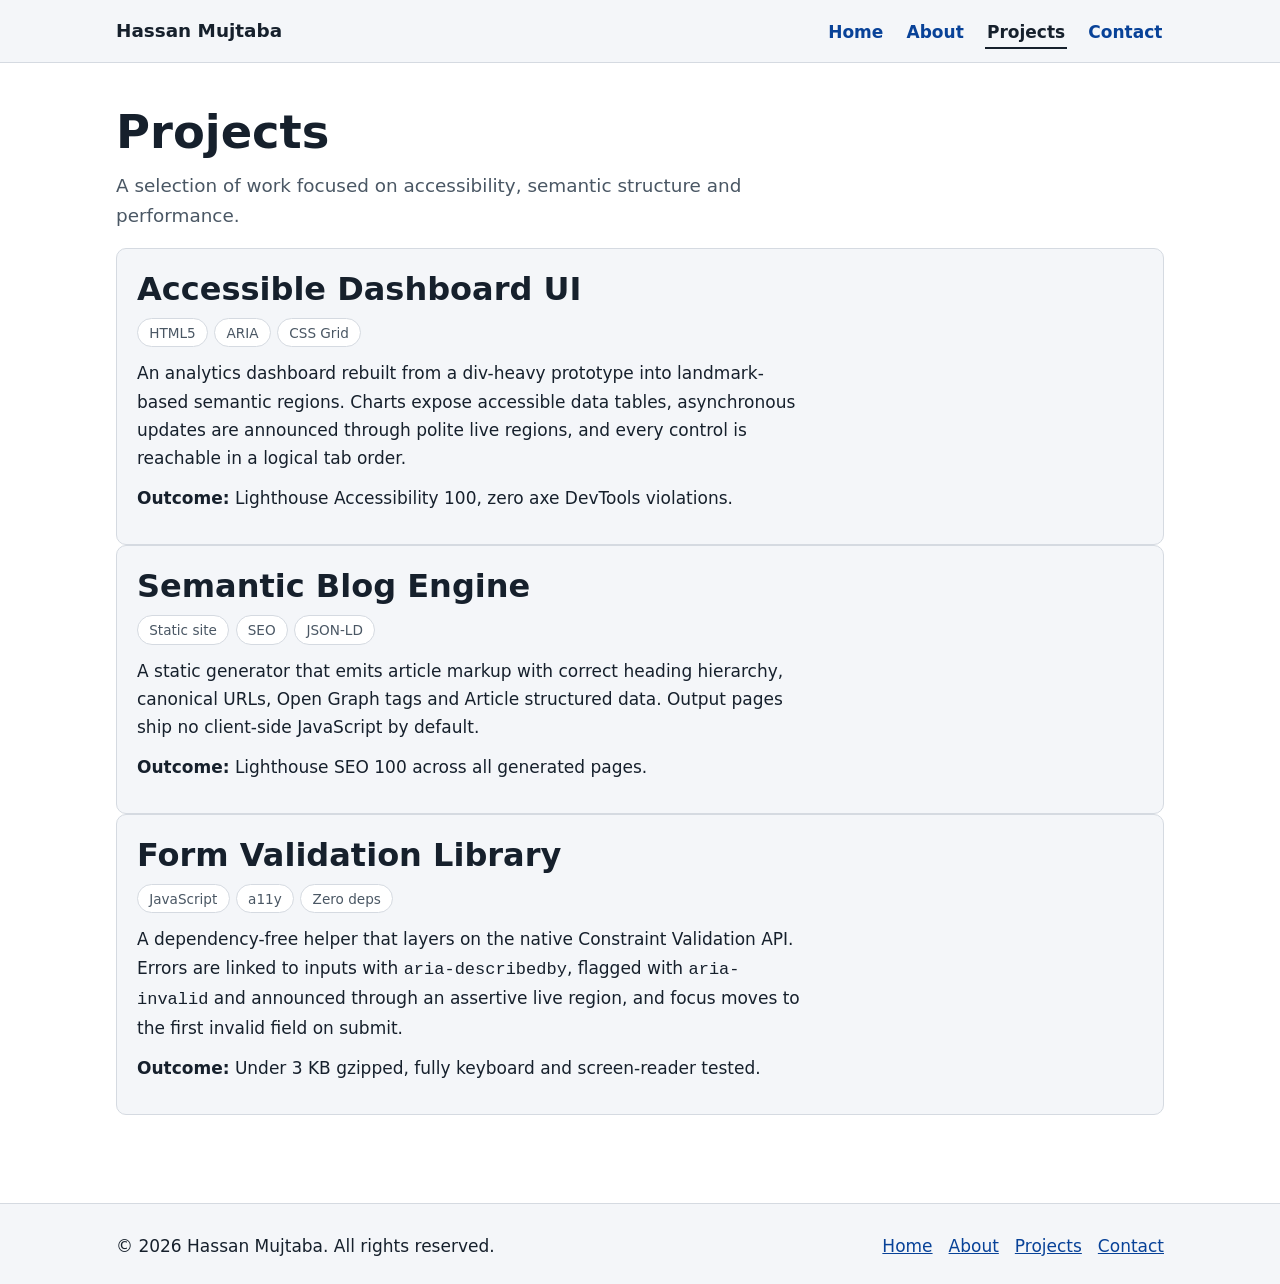
<file: Task 1/projects.html>
<!DOCTYPE html>
<html lang="en">
<head>
  <meta charset="utf-8">
  <meta name="viewport" content="width=device-width, initial-scale=1">
  <title>Projects — Hassan Mujtaba</title>
  <meta name="description" content="Selected front-end projects by Hassan Mujtaba, covering accessible interfaces, semantic markup and web performance.">
  <meta name="author" content="Hassan Mujtaba">
  <meta name="robots" content="index, follow">
  <meta name="theme-color" content="#0b5ed7">
  <link rel="canonical" href="https://hassanmujtaba.example.com/projects.html">
  <meta property="og:type" content="website">
  <meta property="og:site_name" content="Hassan Mujtaba">
  <meta property="og:title" content="Projects — Hassan Mujtaba">
  <meta property="og:description" content="Selected front-end projects by Hassan Mujtaba, covering accessible interfaces, semantic markup and web performance.">
  <meta property="og:url" content="https://hassanmujtaba.example.com/projects.html">
  <meta property="og:image" content="https://hassanmujtaba.example.com/assets/images/og-image.jpg">
  <meta property="og:image:alt" content="Portrait of Hassan Mujtaba beside his name and job title.">
  <meta name="twitter:card" content="summary_large_image">
  <meta name="twitter:title" content="Projects — Hassan Mujtaba">
  <meta name="twitter:description" content="Selected front-end projects by Hassan Mujtaba, covering accessible interfaces, semantic markup and web performance.">
  <link rel="stylesheet" href="assets/css/styles.css">
</head>
<body>
  <a class="skip-link" href="#main">Skip to main content</a>
  <header class="site-header">
    <div class="wrap">
      <a class="brand" href="index.html">Hassan Mujtaba</a>
      <nav class="site-nav" aria-label="Main">
        <ul>
          <li><a href="index.html">Home</a></li>
          <li><a href="about.html">About</a></li>
          <li><a href="projects.html" aria-current="page">Projects</a></li>
          <li><a href="contact.html">Contact</a></li>
        </ul>
      </nav>
    </div>
  </header>

  <main id="main">
    <section aria-labelledby="projects-heading">
      <div class="wrap">
        <h1 id="projects-heading">Projects</h1>
        <p class="lead">A selection of work focused on accessibility, semantic structure and performance.</p>

        <article class="card" id="accessible-dashboard" aria-labelledby="ad-h">
          <h2 id="ad-h">Accessible Dashboard UI</h2>
          <ul class="tags"><li>HTML5</li><li>ARIA</li><li>CSS Grid</li></ul>
          <p>An analytics dashboard rebuilt from a div-heavy prototype into landmark-based semantic regions. Charts expose accessible data tables, asynchronous updates are announced through polite live regions, and every control is reachable in a logical tab order.</p>
          <p><strong>Outcome:</strong> Lighthouse Accessibility 100, zero axe DevTools violations.</p>
        </article>

        <article class="card" id="semantic-blog" aria-labelledby="sb-h">
          <h2 id="sb-h">Semantic Blog Engine</h2>
          <ul class="tags"><li>Static site</li><li>SEO</li><li>JSON-LD</li></ul>
          <p>A static generator that emits article markup with correct heading hierarchy, canonical URLs, Open Graph tags and Article structured data. Output pages ship no client-side JavaScript by default.</p>
          <p><strong>Outcome:</strong> Lighthouse SEO 100 across all generated pages.</p>
        </article>

        <article class="card" id="form-validation" aria-labelledby="fv-h">
          <h2 id="fv-h">Form Validation Library</h2>
          <ul class="tags"><li>JavaScript</li><li>a11y</li><li>Zero deps</li></ul>
          <p>A dependency-free helper that layers on the native Constraint Validation API. Errors are linked to inputs with <code>aria-describedby</code>, flagged with <code>aria-invalid</code> and announced through an assertive live region, and focus moves to the first invalid field on submit.</p>
          <p><strong>Outcome:</strong> Under 3&nbsp;KB gzipped, fully keyboard and screen-reader tested.</p>
        </article>
      </div>
    </section>
  </main>

  <footer class="site-footer">
    <div class="wrap">
      <p>&copy; 2026 Hassan Mujtaba. All rights reserved.</p>
      <nav aria-label="Footer">
        <ul>
          <li><a href="index.html">Home</a></li>
          <li><a href="about.html">About</a></li>
          <li><a href="projects.html">Projects</a></li>
          <li><a href="contact.html">Contact</a></li>
        </ul>
      </nav>
    </div>
  </footer>
</body>
</html>
</file>
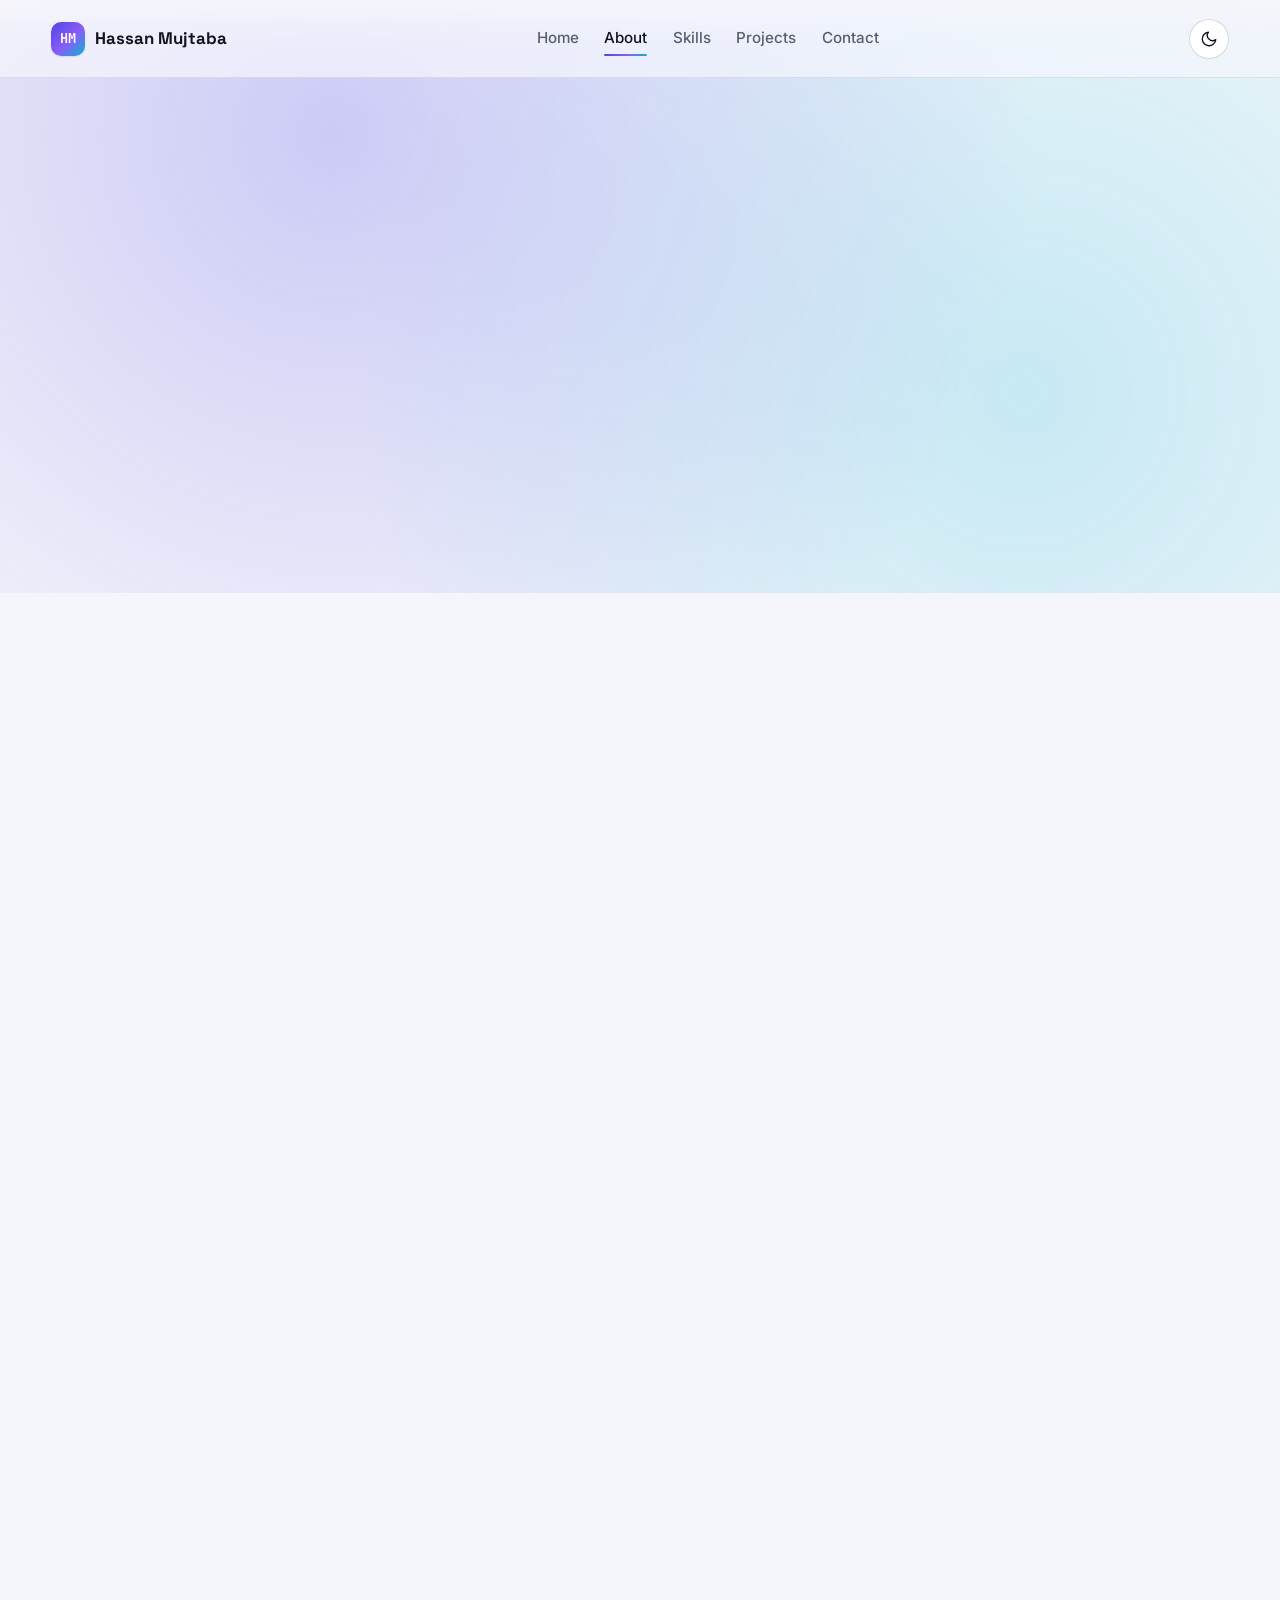
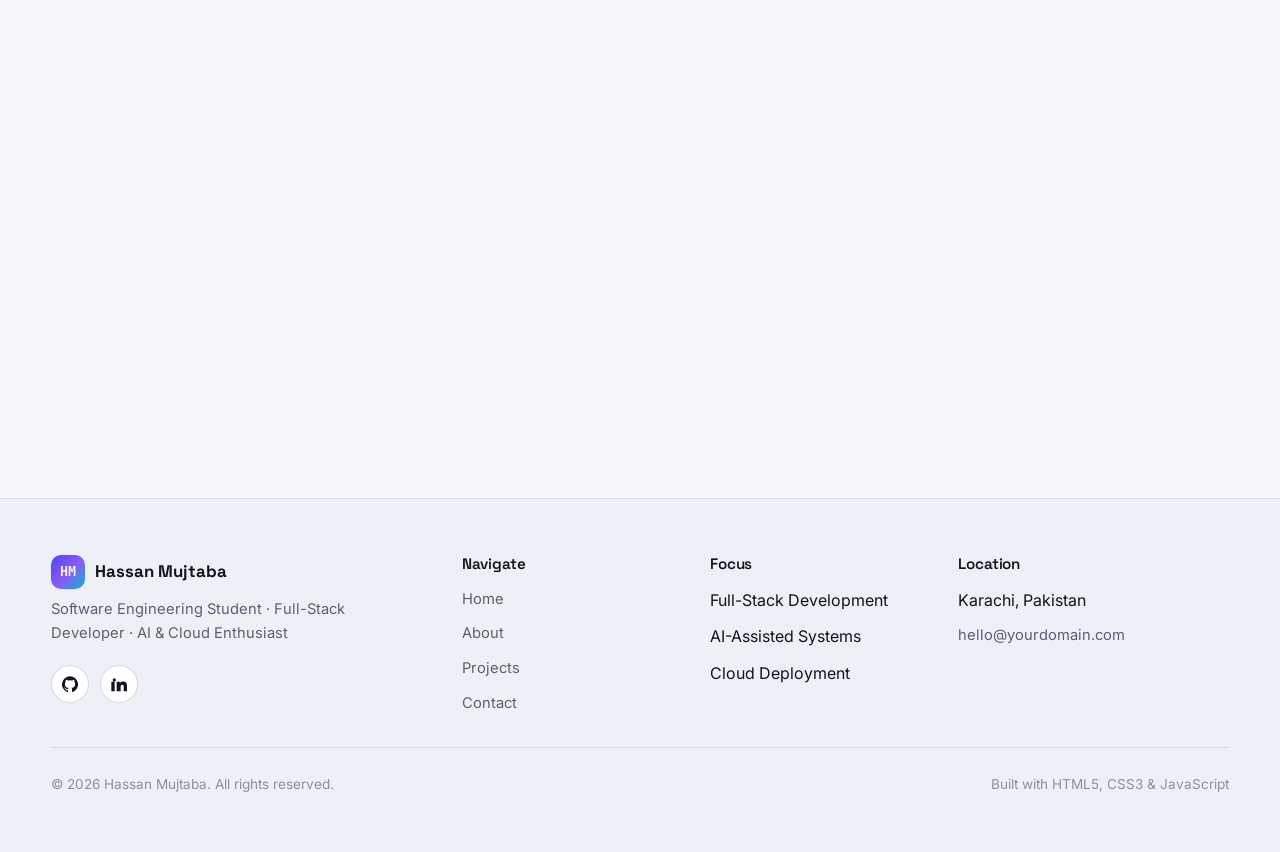
<file: Task 2/about.html>
<!DOCTYPE html>
<html lang="en">
<head>
  <meta charset="UTF-8" />
  <meta name="viewport" content="width=device-width, initial-scale=1.0" />
  <title>About — Hassan Mujtaba</title>
  <meta name="description" content="About Hassan Mujtaba — Software Engineering student, full-stack developer, and AI & cloud enthusiast based in Karachi, Pakistan." />
  <meta name="author" content="Hassan Mujtaba" />
  <meta name="robots" content="index, follow" />

  <meta property="og:title" content="About — Hassan Mujtaba" />
  <meta property="og:description" content="Software Engineering student building practical full-stack, AI, and cloud projects." />
  <meta property="og:type" content="website" />
  <meta property="og:url" content="https://yourdomain.com/about.html" />

  <link rel="preconnect" href="https://fonts.googleapis.com" />
  <link rel="preconnect" href="https://fonts.gstatic.com" crossorigin />
  <link href="https://fonts.googleapis.com/css2?family=Space+Grotesk:wght@500;600;700&family=Inter:wght@400;500;600&family=JetBrains+Mono:wght@400;500&display=swap" rel="stylesheet" />

  <link rel="stylesheet" href="assets/css/styles.css" />
</head>
<body>
  <a class="skip-link" href="#main-content">Skip to content</a>

  <header class="site-header">
    <nav class="navbar" aria-label="Primary">
      <a href="index.html" class="brand">
        <span class="brand-mark">HM</span>
        Hassan Mujtaba
      </a>

      <ul class="nav-links" data-nav-links>
        <li><a class="nav-link" href="index.html">Home</a></li>
        <li><a class="nav-link" href="about.html">About</a></li>
        <li><a class="nav-link" href="about.html#skills">Skills</a></li>
        <li><a class="nav-link" href="projects.html">Projects</a></li>
        <li><a class="nav-link" href="contact.html">Contact</a></li>
      </ul>

      <div class="nav-right">
        <button class="theme-toggle" type="button" data-theme-toggle aria-pressed="false" aria-label="Switch to dark mode">
          <svg class="icon-moon" viewBox="0 0 24 24" fill="none" stroke="currentColor" stroke-width="1.8" stroke-linecap="round" stroke-linejoin="round" aria-hidden="true"><path d="M21 12.79A9 9 0 1111.21 3 7 7 0 0021 12.79z"></path></svg>
          <svg class="icon-sun" viewBox="0 0 24 24" fill="none" stroke="currentColor" stroke-width="1.8" stroke-linecap="round" stroke-linejoin="round" aria-hidden="true"><circle cx="12" cy="12" r="4.2"></circle><path d="M12 2.5v2.3M12 19.2v2.3M4.6 4.6l1.6 1.6M17.8 17.8l1.6 1.6M2.5 12h2.3M19.2 12h2.3M4.6 19.4l1.6-1.6M17.8 6.2l1.6-1.6"></path></svg>
        </button>
        <button class="menu-toggle" type="button" data-menu-toggle aria-expanded="false" aria-controls="primary-navigation" aria-label="Open menu">
          <span></span><span></span><span></span>
        </button>
      </div>
    </nav>
  </header>

  <main id="main-content">
    <section class="page-header">
      <div class="container section-head reveal">
        <span class="section-kicker">About</span>
        <h1>Building software with a full-stack, systems-level view</h1>
        <p>A closer look at my background, what I focus on, and the tools I reach for most.</p>
      </div>
    </section>

    <!-- ABOUT -->
    <section class="about" id="about">
      <div class="container about-grid">
        <div class="about-story reveal">
          <h2 style="margin-bottom:1.3rem;">My story</h2>
          <p>
            I'm a Software Engineering student with a strong interest in building
            practical, modern, and user-friendly software applications. My
            coursework has taken me across the stack — from structuring
            databases and designing APIs to shaping the interfaces people
            actually interact with.
          </p>
          <p>
            I'm particularly drawn to full-stack development, where a project
            comes together end to end: a clean frontend, a dependable backend,
            and infrastructure that can support it in production. Alongside
            that, I've been exploring how AI-assisted features — like OCR,
            analysis, and automated insights — can make software genuinely more
            useful, not just more complex.
          </p>
          <p>
            Cloud technologies are another growing focus. Understanding how to
            deploy, host, and scale an application is, to me, just as important
            as writing the application itself. I enjoy the process of taking an
            idea from a rough plan to a working, deployed system.
          </p>
        </div>

        <aside class="info-card reveal">
          <h3>Quick info</h3>
          <ul class="info-list">
            <li>
              <span class="label">Location</span>
              <span class="value">Karachi, Pakistan</span>
            </li>
            <li>
              <span class="label">Field of study</span>
              <span class="value">Software Engineering</span>
            </li>
            <li>
              <span class="label">Focus</span>
              <span class="value">Full-Stack · AI · Cloud</span>
            </li>
            <li>
              <span class="label">Interests</span>
              <span class="value">Practical applications</span>
            </li>
          </ul>

          <div class="focus-tags">
            <span class="tag">Full-Stack Dev</span>
            <span class="tag">AI-Assisted Tools</span>
            <span class="tag">Cloud Deployment</span>
          </div>
        </aside>
      </div>
    </section>

    <!-- SKILLS -->
    <section class="skills" id="skills">
      <div class="container">
        <div class="section-head reveal">
          <span class="section-kicker">Skills</span>
          <h2>Technologies I work with</h2>
          <p>A working toolkit built through coursework, cloud projects, and self-directed builds.</p>
        </div>

        <div class="skills-grid">
          <article class="skill-card reveal">
            <div class="skill-card-head">
              <span class="skill-icon" aria-hidden="true">
                <svg viewBox="0 0 24 24" fill="none" stroke="currentColor" stroke-width="1.8" stroke-linecap="round" stroke-linejoin="round"><path d="M8 3 3 8l5 5M16 3l5 5-5 5M14 3l-4 18"/></svg>
              </span>
              <h3>Programming</h3>
            </div>
            <div class="tag-row">
              <span class="tag">C++</span>
              <span class="tag">Python</span>
              <span class="tag">Java</span>
              <span class="tag">JavaScript</span>
            </div>
          </article>

          <article class="skill-card reveal">
            <div class="skill-card-head">
              <span class="skill-icon" aria-hidden="true">
                <svg viewBox="0 0 24 24" fill="none" stroke="currentColor" stroke-width="1.8" stroke-linecap="round" stroke-linejoin="round"><rect x="3" y="4" width="18" height="14" rx="2"/><path d="M3 9h18"/></svg>
              </span>
              <h3>Frontend</h3>
            </div>
            <div class="tag-row">
              <span class="tag">HTML5</span>
              <span class="tag">CSS3</span>
              <span class="tag">JavaScript</span>
              <span class="tag">Responsive Design</span>
            </div>
          </article>

          <article class="skill-card reveal">
            <div class="skill-card-head">
              <span class="skill-icon" aria-hidden="true">
                <svg viewBox="0 0 24 24" fill="none" stroke="currentColor" stroke-width="1.8" stroke-linecap="round" stroke-linejoin="round"><path d="M4 17V7a2 2 0 012-2h8l6 6v6a2 2 0 01-2 2H6a2 2 0 01-2-2z"/><path d="M14 5v6h6"/></svg>
              </span>
              <h3>Backend</h3>
            </div>
            <div class="tag-row">
              <span class="tag">Django</span>
              <span class="tag">REST APIs</span>
            </div>
          </article>

          <article class="skill-card reveal">
            <div class="skill-card-head">
              <span class="skill-icon" aria-hidden="true">
                <svg viewBox="0 0 24 24" fill="none" stroke="currentColor" stroke-width="1.8" stroke-linecap="round" stroke-linejoin="round"><ellipse cx="12" cy="6" rx="8" ry="3"/><path d="M4 6v12c0 1.66 3.58 3 8 3s8-1.34 8-3V6"/><path d="M4 12c0 1.66 3.58 3 8 3s8-1.34 8-3"/></svg>
              </span>
              <h3>Databases</h3>
            </div>
            <div class="tag-row">
              <span class="tag">MySQL</span>
              <span class="tag">MongoDB</span>
              <span class="tag">SQLite</span>
              <span class="tag">PostgreSQL</span>
            </div>
          </article>

          <article class="skill-card reveal">
            <div class="skill-card-head">
              <span class="skill-icon" aria-hidden="true">
                <svg viewBox="0 0 24 24" fill="none" stroke="currentColor" stroke-width="1.8" stroke-linecap="round" stroke-linejoin="round"><path d="M17.5 19a4.5 4.5 0 000-9 6 6 0 00-11.4-1.5A4.5 4.5 0 007 19h10.5z"/></svg>
              </span>
              <h3>Cloud</h3>
            </div>
            <div class="tag-row">
              <span class="tag">Microsoft Azure</span>
              <span class="tag">AWS</span>
            </div>
          </article>

          <article class="skill-card reveal">
            <div class="skill-card-head">
              <span class="skill-icon" aria-hidden="true">
                <svg viewBox="0 0 24 24" fill="none" stroke="currentColor" stroke-width="1.8" stroke-linecap="round" stroke-linejoin="round"><circle cx="12" cy="12" r="9"/><path d="M12 7v5l3 3"/></svg>
              </span>
              <h3>Other Tools</h3>
            </div>
            <div class="tag-row">
              <span class="tag">Git</span>
              <span class="tag">GitHub</span>
              <span class="tag">VS Code</span>
            </div>
          </article>
        </div>
      </div>
    </section>
  </main>

  <footer class="site-footer">
    <div class="container">
      <div class="footer-grid">
        <div class="footer-brand">
          <div class="brand">
            <span class="brand-mark">HM</span>
            Hassan Mujtaba
          </div>
          <p>Software Engineering Student · Full-Stack Developer · AI &amp; Cloud Enthusiast</p>
          <div class="footer-social" style="margin-top:1.2rem;">
            <a class="social-icon" href="https://github.com/your-profile" aria-label="GitHub profile" target="_blank" rel="noopener">
              <svg viewBox="0 0 24 24" fill="currentColor" aria-hidden="true"><path d="M12 .5a12 12 0 00-3.79 23.39c.6.11.82-.26.82-.58v-2.02c-3.34.72-4.04-1.61-4.04-1.61-.55-1.39-1.34-1.76-1.34-1.76-1.09-.75.08-.73.08-.73 1.2.09 1.84 1.24 1.84 1.24 1.07 1.84 2.81 1.31 3.49 1 .11-.78.42-1.31.76-1.61-2.67-.3-5.47-1.33-5.47-5.93 0-1.31.47-2.38 1.24-3.22-.12-.3-.54-1.53.12-3.19 0 0 1.01-.32 3.3 1.23a11.5 11.5 0 016 0c2.29-1.55 3.3-1.23 3.3-1.23.66 1.66.24 2.89.12 3.19.77.84 1.23 1.91 1.23 3.22 0 4.61-2.8 5.63-5.48 5.92.43.37.81 1.1.81 2.22v3.29c0 .32.22.7.83.58A12 12 0 0012 .5z"/></svg>
            </a>
            <a class="social-icon" href="https://linkedin.com/in/your-profile" aria-label="LinkedIn profile" target="_blank" rel="noopener">
              <svg viewBox="0 0 24 24" fill="currentColor" aria-hidden="true"><path d="M4.98 3.5a2.5 2.5 0 11-.02 5 2.5 2.5 0 01.02-5zM.5 8.75h4.96V23H.5V8.75zM8.5 8.75h4.75v1.95h.07c.66-1.24 2.28-2.55 4.7-2.55 5.03 0 5.96 3.3 5.96 7.6V23h-4.96v-6.35c0-1.51-.03-3.46-2.11-3.46-2.11 0-2.44 1.65-2.44 3.35V23H8.5V8.75z"/></svg>
            </a>
          </div>
        </div>

        <nav aria-label="Footer navigation">
          <h3 class="footer-heading">Navigate</h3>
          <div class="footer-links">
            <a href="index.html">Home</a>
            <a href="about.html">About</a>
            <a href="projects.html">Projects</a>
            <a href="contact.html">Contact</a>
          </div>
        </nav>

        <div>
          <h3 class="footer-heading">Focus</h3>
          <div class="footer-links">
            <span>Full-Stack Development</span>
            <span>AI-Assisted Systems</span>
            <span>Cloud Deployment</span>
          </div>
        </div>

        <div>
          <h3 class="footer-heading">Location</h3>
          <div class="footer-links">
            <span>Karachi, Pakistan</span>
            <a href="mailto:hello@yourdomain.com">hello@yourdomain.com</a>
          </div>
        </div>
      </div>

      <div class="footer-bottom">
        <span>© <span data-current-year>2026</span> Hassan Mujtaba. All rights reserved.</span>
        <span>Built with HTML5, CSS3 &amp; JavaScript</span>
      </div>
    </div>
  </footer>

  <script src="assets/js/script.js"></script>
</body>
</html>
</file>
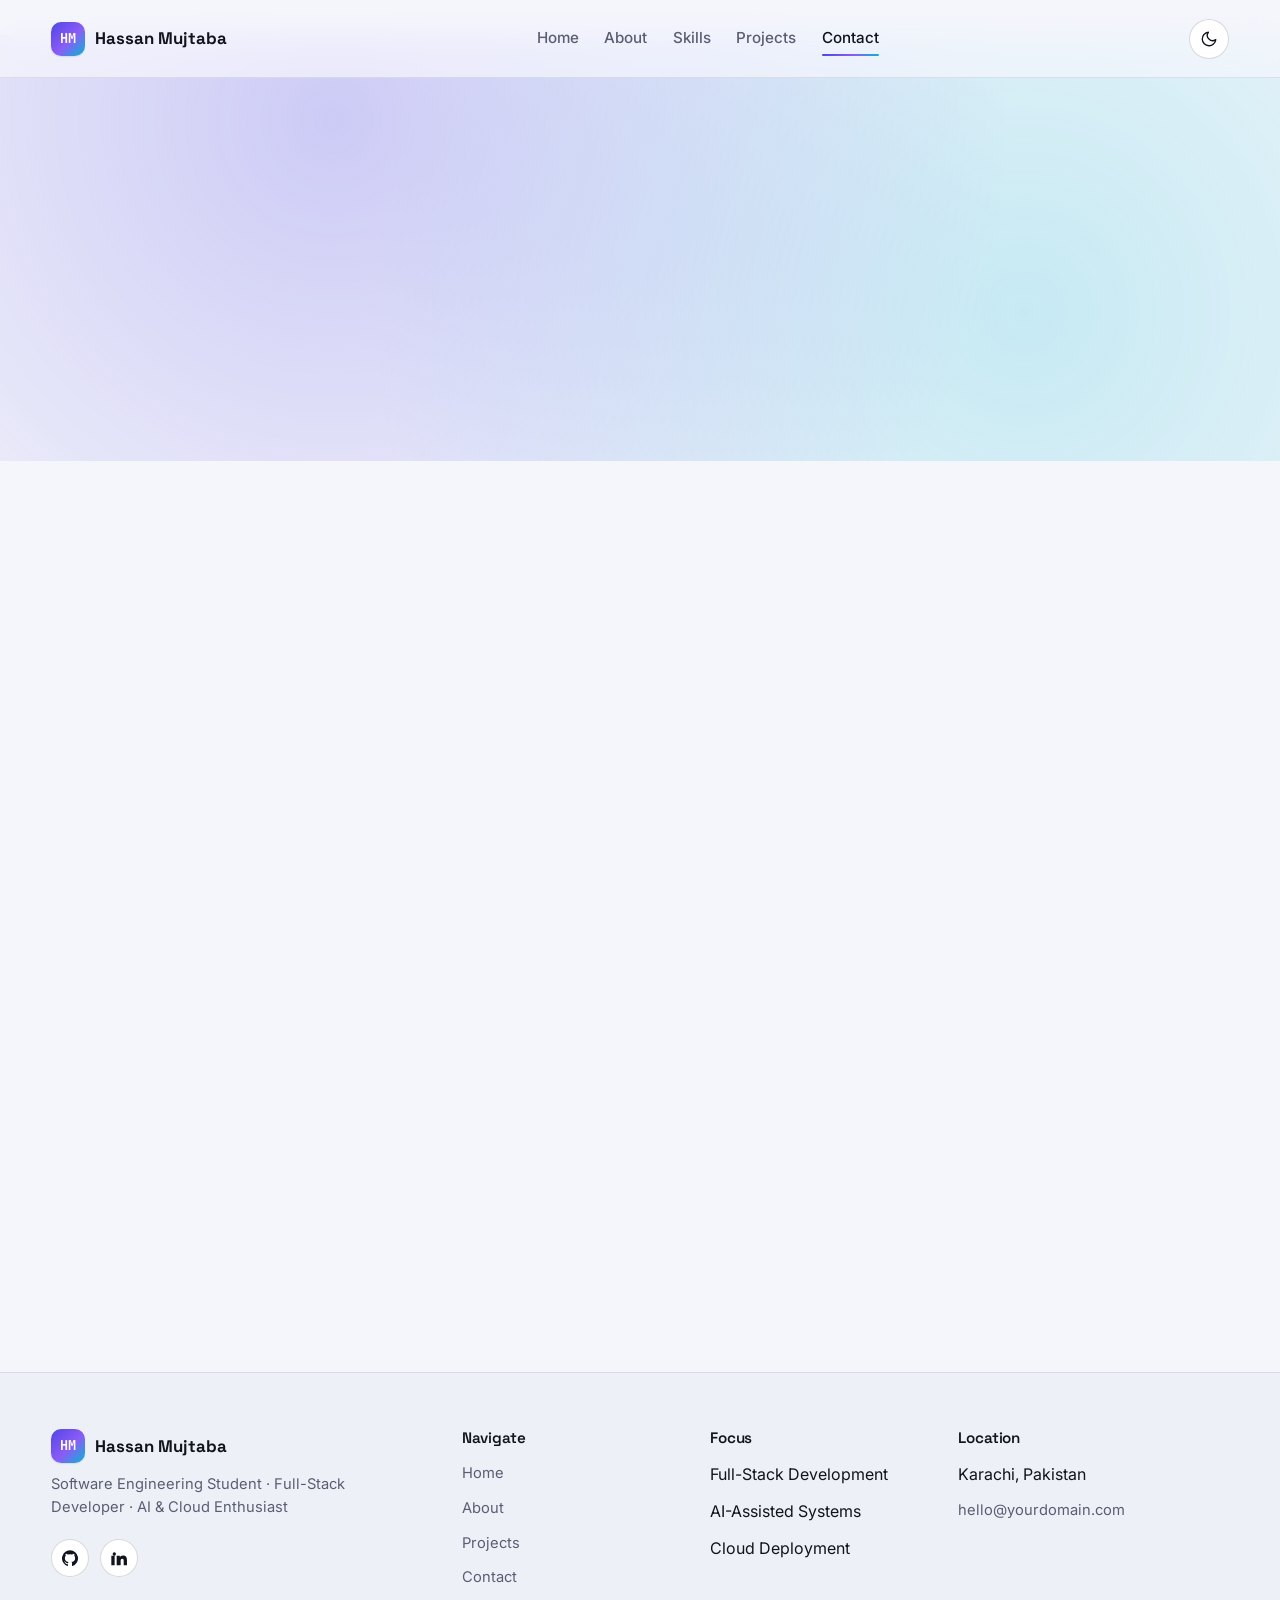
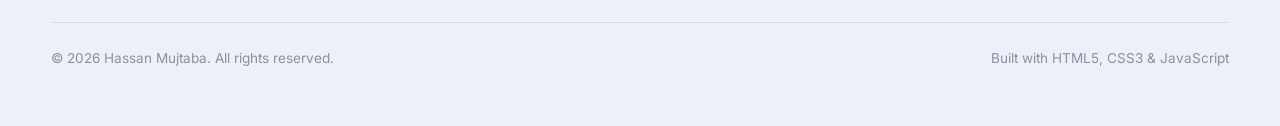
<file: Task 2/contact.html>
<!DOCTYPE html>
<html lang="en">
<head>
  <meta charset="UTF-8" />
  <meta name="viewport" content="width=device-width, initial-scale=1.0" />
  <title>Contact — Hassan Mujtaba</title>
  <meta name="description" content="Get in touch with Hassan Mujtaba — Software Engineering student and full-stack developer based in Karachi, Pakistan." />
  <meta name="author" content="Hassan Mujtaba" />
  <meta name="robots" content="index, follow" />

  <meta property="og:title" content="Contact — Hassan Mujtaba" />
  <meta property="og:description" content="Reach out to Hassan Mujtaba for internships, collaboration, or a conversation about software, AI, and cloud." />
  <meta property="og:type" content="website" />
  <meta property="og:url" content="https://yourdomain.com/contact.html" />

  <link rel="preconnect" href="https://fonts.googleapis.com" />
  <link rel="preconnect" href="https://fonts.gstatic.com" crossorigin />
  <link href="https://fonts.googleapis.com/css2?family=Space+Grotesk:wght@500;600;700&family=Inter:wght@400;500;600&family=JetBrains+Mono:wght@400;500&display=swap" rel="stylesheet" />

  <link rel="stylesheet" href="assets/css/styles.css" />
</head>
<body>
  <a class="skip-link" href="#main-content">Skip to content</a>

  <header class="site-header">
    <nav class="navbar" aria-label="Primary">
      <a href="index.html" class="brand">
        <span class="brand-mark">HM</span>
        Hassan Mujtaba
      </a>

      <ul class="nav-links" data-nav-links>
        <li><a class="nav-link" href="index.html">Home</a></li>
        <li><a class="nav-link" href="about.html">About</a></li>
        <li><a class="nav-link" href="about.html#skills">Skills</a></li>
        <li><a class="nav-link" href="projects.html">Projects</a></li>
        <li><a class="nav-link" href="contact.html">Contact</a></li>
      </ul>

      <div class="nav-right">
        <button class="theme-toggle" type="button" data-theme-toggle aria-pressed="false" aria-label="Switch to dark mode">
          <svg class="icon-moon" viewBox="0 0 24 24" fill="none" stroke="currentColor" stroke-width="1.8" stroke-linecap="round" stroke-linejoin="round" aria-hidden="true"><path d="M21 12.79A9 9 0 1111.21 3 7 7 0 0021 12.79z"></path></svg>
          <svg class="icon-sun" viewBox="0 0 24 24" fill="none" stroke="currentColor" stroke-width="1.8" stroke-linecap="round" stroke-linejoin="round" aria-hidden="true"><circle cx="12" cy="12" r="4.2"></circle><path d="M12 2.5v2.3M12 19.2v2.3M4.6 4.6l1.6 1.6M17.8 17.8l1.6 1.6M2.5 12h2.3M19.2 12h2.3M4.6 19.4l1.6-1.6M17.8 6.2l1.6-1.6"></path></svg>
        </button>
        <button class="menu-toggle" type="button" data-menu-toggle aria-expanded="false" aria-controls="primary-navigation" aria-label="Open menu">
          <span></span><span></span><span></span>
        </button>
      </div>
    </nav>
  </header>

  <main id="main-content">
    <section class="page-header">
      <div class="container section-head reveal">
        <span class="section-kicker">Contact</span>
        <h1>Let's talk about your next project</h1>
        <p>Open to internship opportunities, collaborative projects, and conversations about software, AI, and cloud.</p>
      </div>
    </section>

    <section class="contact">
      <div class="container contact-grid">
        <aside class="contact-card reveal">
          <h3>Contact details</h3>
          <p style="margin-top:0.6rem;">The fastest way to reach me is by email. Feel free to also connect on GitHub or LinkedIn.</p>

          <div class="contact-list">
            <div class="contact-item">
              <span class="contact-item-icon" aria-hidden="true">
                <svg viewBox="0 0 24 24" fill="none" stroke="currentColor" stroke-width="1.8" stroke-linecap="round" stroke-linejoin="round"><rect x="3" y="5" width="18" height="14" rx="2"/><path d="M3 7l9 6 9-6"/></svg>
              </span>
              <span class="contact-item-text">
                <span>Email</span>
                <span><a href="mailto:hello@yourdomain.com">hello@yourdomain.com</a></span>
              </span>
            </div>

            <div class="contact-item">
              <span class="contact-item-icon" aria-hidden="true">
                <svg viewBox="0 0 24 24" fill="none" stroke="currentColor" stroke-width="1.8" stroke-linecap="round" stroke-linejoin="round"><path d="M9 19c-4.3 1.4-4.3-2.5-6-3m12 5v-3.5c0-1 .1-1.4-.5-2 2.8-.3 5.5-1.4 5.5-6a4.6 4.6 0 00-1.3-3.2 4.2 4.2 0 00-.1-3.2s-1.1-.3-3.5 1.3a12.3 12.3 0 00-6.2 0C6.6 3.3 5.5 3.6 5.5 3.6a4.2 4.2 0 00-.1 3.2A4.6 4.6 0 004.1 10c0 4.6 2.7 5.7 5.5 6-.6.6-.6 1.2-.5 2V21"/></svg>
              </span>
              <span class="contact-item-text">
                <span>GitHub</span>
                <span><a href="https://github.com/your-profile" target="_blank" rel="noopener">github.com/your-profile</a></span>
              </span>
            </div>

            <div class="contact-item">
              <span class="contact-item-icon" aria-hidden="true">
                <svg viewBox="0 0 24 24" fill="none" stroke="currentColor" stroke-width="1.8" stroke-linecap="round" stroke-linejoin="round"><rect x="2" y="9" width="4" height="12"/><circle cx="4" cy="4" r="2"/><path d="M10 21v-8a4 4 0 018 0v8M10 13h8"/></svg>
              </span>
              <span class="contact-item-text">
                <span>LinkedIn</span>
                <span><a href="https://linkedin.com/in/your-profile" target="_blank" rel="noopener">linkedin.com/in/your-profile</a></span>
              </span>
            </div>

            <div class="contact-item">
              <span class="contact-item-icon" aria-hidden="true">
                <svg viewBox="0 0 24 24" fill="none" stroke="currentColor" stroke-width="1.8" stroke-linecap="round" stroke-linejoin="round"><path d="M12 21s-7-6.1-7-11a7 7 0 0114 0c0 4.9-7 11-7 11z"/><circle cx="12" cy="10" r="2.5"/></svg>
              </span>
              <span class="contact-item-text">
                <span>Location</span>
                <span>Karachi, Pakistan</span>
              </span>
            </div>
          </div>
        </aside>

        <div class="contact-card reveal">
          <h3>Send a message</h3>
          <p style="margin-top:0.6rem; margin-bottom:1.5rem;">This form is frontend-only — filling it out prepares your message locally without sending anything to a server.</p>

          <form data-contact-form novalidate>
            <div class="form-row">
              <div class="form-group">
                <label for="name">Name</label>
                <input type="text" id="name" name="name" required autocomplete="name" />
                <span class="field-error" role="alert"></span>
              </div>
              <div class="form-group">
                <label for="email">Email</label>
                <input type="email" id="email" name="email" required autocomplete="email" />
                <span class="field-error" role="alert"></span>
              </div>
            </div>

            <div class="form-group">
              <label for="subject">Subject</label>
              <input type="text" id="subject" name="subject" required />
              <span class="field-error" role="alert"></span>
            </div>

            <div class="form-group">
              <label for="message">Message</label>
              <textarea id="message" name="message" required></textarea>
              <span class="field-error" role="alert"></span>
            </div>

            <button class="btn btn-primary" type="submit">
              Send Message
              <svg class="btn-arrow" width="16" height="16" viewBox="0 0 24 24" fill="none" stroke="currentColor" stroke-width="2" stroke-linecap="round" stroke-linejoin="round" aria-hidden="true"><path d="M5 12h14M13 6l6 6-6 6"/></svg>
            </button>

            <div class="form-status" data-form-status role="status" aria-live="polite"></div>
          </form>
        </div>
      </div>
    </section>
  </main>

  <footer class="site-footer">
    <div class="container">
      <div class="footer-grid">
        <div class="footer-brand">
          <div class="brand">
            <span class="brand-mark">HM</span>
            Hassan Mujtaba
          </div>
          <p>Software Engineering Student · Full-Stack Developer · AI &amp; Cloud Enthusiast</p>
          <div class="footer-social" style="margin-top:1.2rem;">
            <a class="social-icon" href="https://github.com/your-profile" aria-label="GitHub profile" target="_blank" rel="noopener">
              <svg viewBox="0 0 24 24" fill="currentColor" aria-hidden="true"><path d="M12 .5a12 12 0 00-3.79 23.39c.6.11.82-.26.82-.58v-2.02c-3.34.72-4.04-1.61-4.04-1.61-.55-1.39-1.34-1.76-1.34-1.76-1.09-.75.08-.73.08-.73 1.2.09 1.84 1.24 1.84 1.24 1.07 1.84 2.81 1.31 3.49 1 .11-.78.42-1.31.76-1.61-2.67-.3-5.47-1.33-5.47-5.93 0-1.31.47-2.38 1.24-3.22-.12-.3-.54-1.53.12-3.19 0 0 1.01-.32 3.3 1.23a11.5 11.5 0 016 0c2.29-1.55 3.3-1.23 3.3-1.23.66 1.66.24 2.89.12 3.19.77.84 1.23 1.91 1.23 3.22 0 4.61-2.8 5.63-5.48 5.92.43.37.81 1.1.81 2.22v3.29c0 .32.22.7.83.58A12 12 0 0012 .5z"/></svg>
            </a>
            <a class="social-icon" href="https://linkedin.com/in/your-profile" aria-label="LinkedIn profile" target="_blank" rel="noopener">
              <svg viewBox="0 0 24 24" fill="currentColor" aria-hidden="true"><path d="M4.98 3.5a2.5 2.5 0 11-.02 5 2.5 2.5 0 01.02-5zM.5 8.75h4.96V23H.5V8.75zM8.5 8.75h4.75v1.95h.07c.66-1.24 2.28-2.55 4.7-2.55 5.03 0 5.96 3.3 5.96 7.6V23h-4.96v-6.35c0-1.51-.03-3.46-2.11-3.46-2.11 0-2.44 1.65-2.44 3.35V23H8.5V8.75z"/></svg>
            </a>
          </div>
        </div>

        <nav aria-label="Footer navigation">
          <h3 class="footer-heading">Navigate</h3>
          <div class="footer-links">
            <a href="index.html">Home</a>
            <a href="about.html">About</a>
            <a href="projects.html">Projects</a>
            <a href="contact.html">Contact</a>
          </div>
        </nav>

        <div>
          <h3 class="footer-heading">Focus</h3>
          <div class="footer-links">
            <span>Full-Stack Development</span>
            <span>AI-Assisted Systems</span>
            <span>Cloud Deployment</span>
          </div>
        </div>

        <div>
          <h3 class="footer-heading">Location</h3>
          <div class="footer-links">
            <span>Karachi, Pakistan</span>
            <a href="mailto:hello@yourdomain.com">hello@yourdomain.com</a>
          </div>
        </div>
      </div>

      <div class="footer-bottom">
        <span>© <span data-current-year>2026</span> Hassan Mujtaba. All rights reserved.</span>
        <span>Built with HTML5, CSS3 &amp; JavaScript</span>
      </div>
    </div>
  </footer>

  <script src="assets/js/script.js"></script>
</body>
</html>
</file>
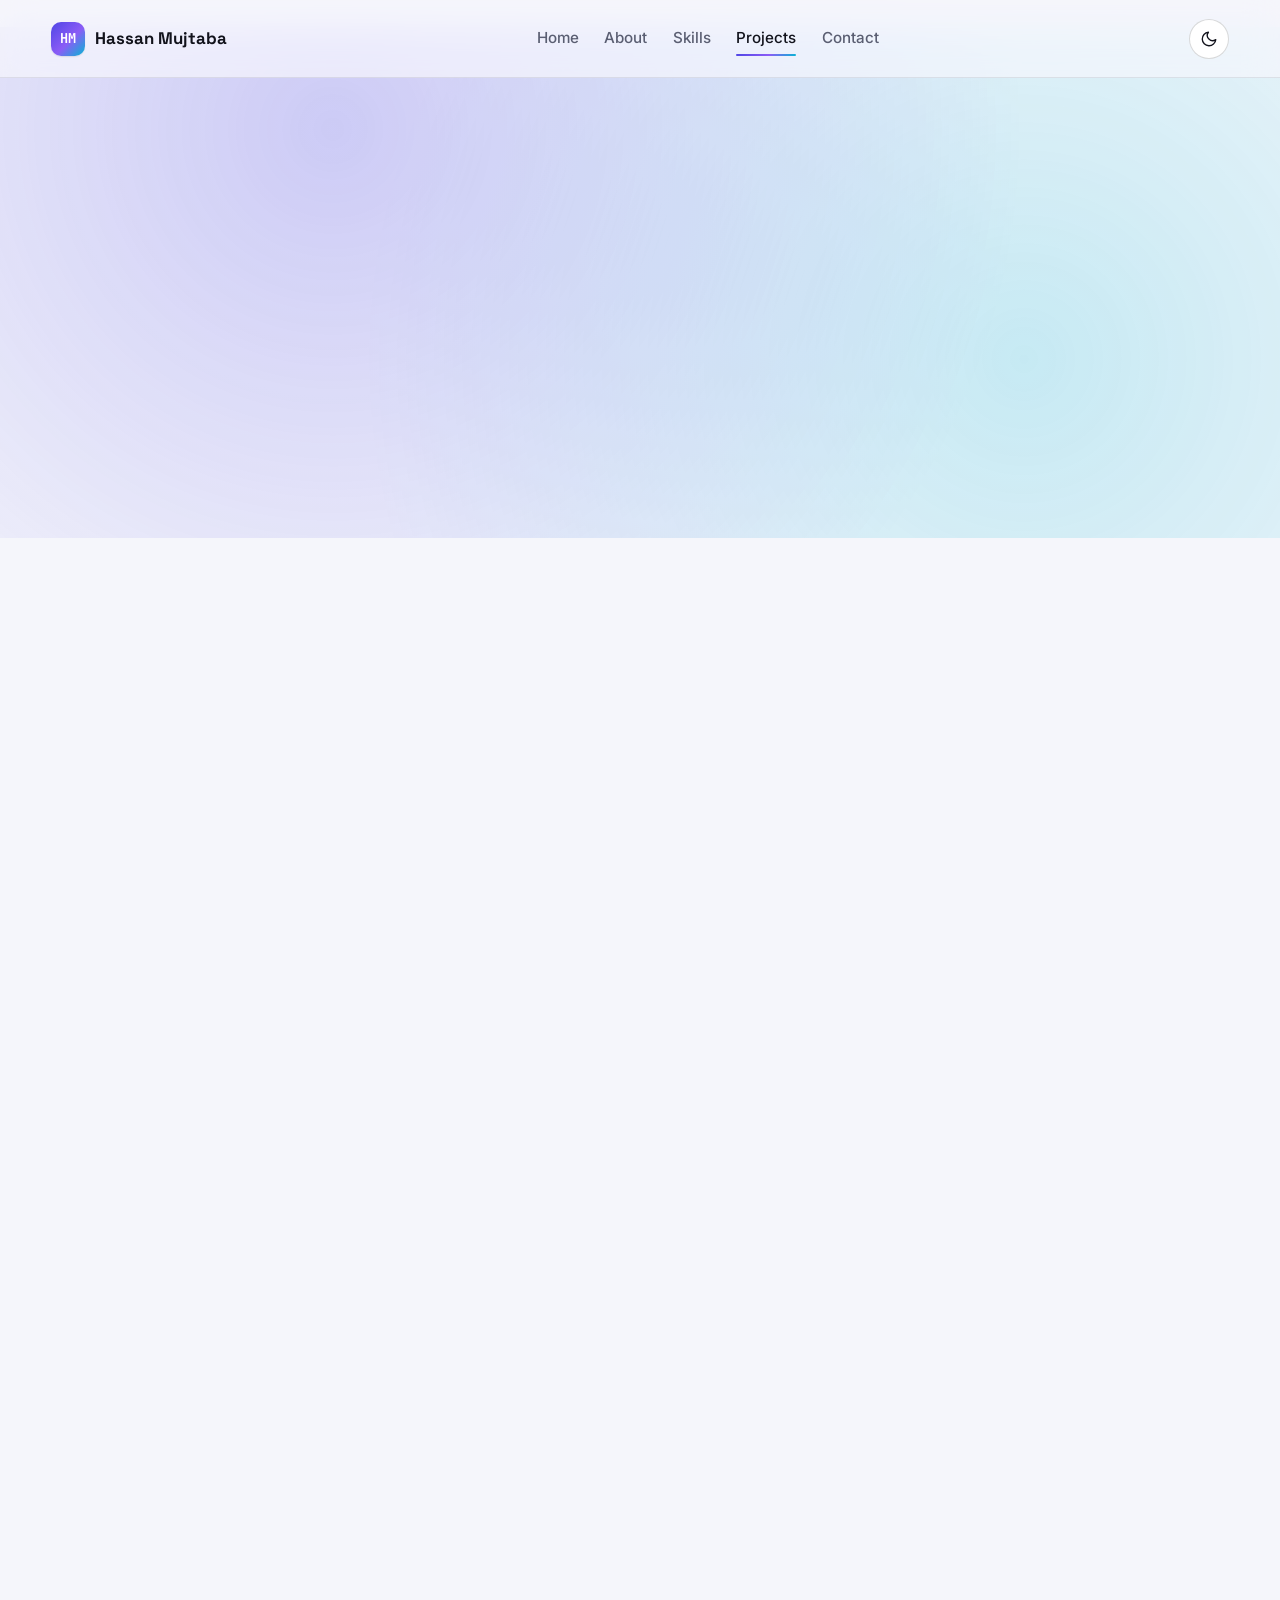
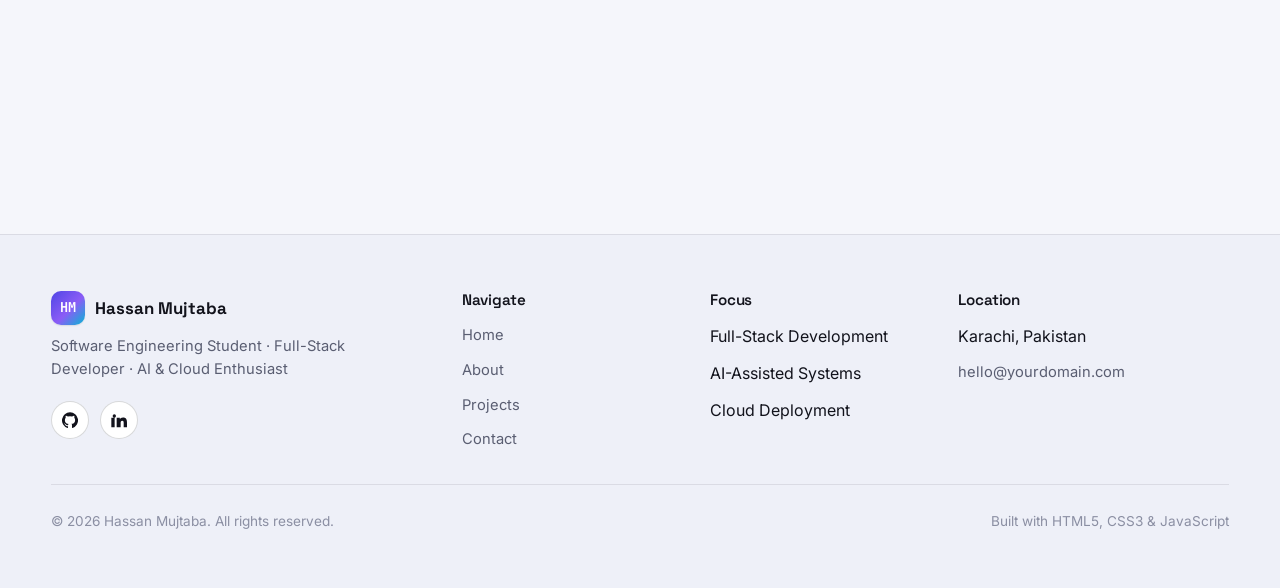
<file: Task 2/projects.html>
<!DOCTYPE html>
<html lang="en">
<head>
  <meta charset="UTF-8" />
  <meta name="viewport" content="width=device-width, initial-scale=1.0" />
  <title>Projects — Hassan Mujtaba</title>
  <meta name="description" content="Projects by Hassan Mujtaba spanning full-stack development, AI-assisted tooling, mobile apps, and cloud infrastructure." />
  <meta name="author" content="Hassan Mujtaba" />
  <meta name="robots" content="index, follow" />

  <meta property="og:title" content="Projects — Hassan Mujtaba" />
  <meta property="og:description" content="Full-stack, AI, and cloud projects built by Hassan Mujtaba." />
  <meta property="og:type" content="website" />
  <meta property="og:url" content="https://yourdomain.com/projects.html" />

  <link rel="preconnect" href="https://fonts.googleapis.com" />
  <link rel="preconnect" href="https://fonts.gstatic.com" crossorigin />
  <link href="https://fonts.googleapis.com/css2?family=Space+Grotesk:wght@500;600;700&family=Inter:wght@400;500;600&family=JetBrains+Mono:wght@400;500&display=swap" rel="stylesheet" />

  <link rel="stylesheet" href="assets/css/styles.css" />
</head>
<body>
  <a class="skip-link" href="#main-content">Skip to content</a>

  <header class="site-header">
    <nav class="navbar" aria-label="Primary">
      <a href="index.html" class="brand">
        <span class="brand-mark">HM</span>
        Hassan Mujtaba
      </a>

      <ul class="nav-links" data-nav-links>
        <li><a class="nav-link" href="index.html">Home</a></li>
        <li><a class="nav-link" href="about.html">About</a></li>
        <li><a class="nav-link" href="about.html#skills">Skills</a></li>
        <li><a class="nav-link" href="projects.html">Projects</a></li>
        <li><a class="nav-link" href="contact.html">Contact</a></li>
      </ul>

      <div class="nav-right">
        <button class="theme-toggle" type="button" data-theme-toggle aria-pressed="false" aria-label="Switch to dark mode">
          <svg class="icon-moon" viewBox="0 0 24 24" fill="none" stroke="currentColor" stroke-width="1.8" stroke-linecap="round" stroke-linejoin="round" aria-hidden="true"><path d="M21 12.79A9 9 0 1111.21 3 7 7 0 0021 12.79z"></path></svg>
          <svg class="icon-sun" viewBox="0 0 24 24" fill="none" stroke="currentColor" stroke-width="1.8" stroke-linecap="round" stroke-linejoin="round" aria-hidden="true"><circle cx="12" cy="12" r="4.2"></circle><path d="M12 2.5v2.3M12 19.2v2.3M4.6 4.6l1.6 1.6M17.8 17.8l1.6 1.6M2.5 12h2.3M19.2 12h2.3M4.6 19.4l1.6-1.6M17.8 6.2l1.6-1.6"></path></svg>
        </button>
        <button class="menu-toggle" type="button" data-menu-toggle aria-expanded="false" aria-controls="primary-navigation" aria-label="Open menu">
          <span></span><span></span><span></span>
        </button>
      </div>
    </nav>
  </header>

  <main id="main-content">
    <section class="page-header">
      <div class="container section-head reveal">
        <span class="section-kicker">Projects</span>
        <h1>Coursework and self-directed builds</h1>
        <p>Six projects covering full-stack platforms, AI-assisted tooling, a mobile app, and cloud infrastructure.</p>
      </div>
    </section>

    <section class="projects">
      <div class="container">
        <div class="filter-row reveal" role="group" aria-label="Filter projects by category">
          <button class="filter-btn" data-filter="all" aria-pressed="true" type="button">All</button>
          <button class="filter-btn" data-filter="fullstack" aria-pressed="false" type="button">Full-Stack</button>
          <button class="filter-btn" data-filter="ai" aria-pressed="false" type="button">AI</button>
          <button class="filter-btn" data-filter="mobile" aria-pressed="false" type="button">Mobile</button>
          <button class="filter-btn" data-filter="cloud" aria-pressed="false" type="button">Cloud</button>
        </div>

        <div class="projects-grid">
          <!-- 1 -->
          <article class="project-card reveal" data-category="fullstack">
            <div class="project-icon" aria-hidden="true">
              <svg viewBox="0 0 24 24" fill="none" stroke="currentColor" stroke-width="1.8" stroke-linecap="round" stroke-linejoin="round"><path d="M4 4h16v16H4z"/><path d="M4 9h16M9 9v11"/></svg>
            </div>
            <span class="project-category">Full-Stack · AI</span>
            <h3>AI Powered BabyPaws Care</h3>
            <p>A full-stack software project focused on connecting caregivers with owner-side management, role-based workflows, and AI/OCR-assisted functionality.</p>
            <div class="project-tags">
              <span class="tag">Django</span>
              <span class="tag">Django REST Framework</span>
              <span class="tag">React</span>
              <span class="tag">MySQL</span>
              <span class="tag">AI/OCR</span>
            </div>
            <a class="project-link is-disabled" aria-disabled="true" title="Not publicly deployed">
              View Project
              <svg viewBox="0 0 24 24" fill="none" stroke="currentColor" stroke-width="2" stroke-linecap="round" stroke-linejoin="round" aria-hidden="true"><path d="M5 12h14M13 6l6 6-6 6"/></svg>
            </a>
          </article>

          <!-- 2 -->
          <article class="project-card reveal" data-category="ai">
            <div class="project-icon" aria-hidden="true">
              <svg viewBox="0 0 24 24" fill="none" stroke="currentColor" stroke-width="1.8" stroke-linecap="round" stroke-linejoin="round"><path d="M12 2 4 6v6c0 5 3.4 8.6 8 10 4.6-1.4 8-5 8-10V6z"/></svg>
            </div>
            <span class="project-category">Security · AI</span>
            <h3>SecureCode Scanner X</h3>
            <p>An AI-assisted source-code security analysis platform performing static analysis, OWASP/CWE mapping, risk scoring, and PDF reporting of findings.</p>
            <div class="project-tags">
              <span class="tag">Python</span>
              <span class="tag">HTML</span>
              <span class="tag">CSS</span>
              <span class="tag">JavaScript</span>
              <span class="tag">Security Analysis</span>
            </div>
            <a class="project-link is-disabled" aria-disabled="true" title="Not publicly deployed">
              View Project
              <svg viewBox="0 0 24 24" fill="none" stroke="currentColor" stroke-width="2" stroke-linecap="round" stroke-linejoin="round" aria-hidden="true"><path d="M5 12h14M13 6l6 6-6 6"/></svg>
            </a>
          </article>

          <!-- 3 -->
          <article class="project-card reveal" data-category="ai">
            <div class="project-icon" aria-hidden="true">
              <svg viewBox="0 0 24 24" fill="none" stroke="currentColor" stroke-width="1.8" stroke-linecap="round" stroke-linejoin="round"><path d="M3 17h18M3 12h18M3 7h18"/></svg>
            </div>
            <span class="project-category">Cloud · FastAPI</span>
            <h3>Insurance Claims Intelligence</h3>
            <p>An intelligent insurance claims processing platform using OCR and AI-assisted insight generation, with fraud-detection signals and a review dashboard.</p>
            <div class="project-tags">
              <span class="tag">Python</span>
              <span class="tag">FastAPI</span>
              <span class="tag">MySQL</span>
              <span class="tag">OCR</span>
              <span class="tag">AI</span>
            </div>
            <a class="project-link is-disabled" aria-disabled="true" title="Not publicly deployed">
              View Project
              <svg viewBox="0 0 24 24" fill="none" stroke="currentColor" stroke-width="2" stroke-linecap="round" stroke-linejoin="round" aria-hidden="true"><path d="M5 12h14M13 6l6 6-6 6"/></svg>
            </a>
          </article>

          <!-- 4 -->
          <article class="project-card reveal" data-category="fullstack">
            <div class="project-icon" aria-hidden="true">
              <svg viewBox="0 0 24 24" fill="none" stroke="currentColor" stroke-width="1.8" stroke-linecap="round" stroke-linejoin="round"><rect x="3" y="4" width="18" height="16" rx="2"/><path d="M3 9h18"/><path d="M8 14h3"/></svg>
            </div>
            <span class="project-category">Full-Stack · Enterprise</span>
            <h3>Enterprise Asset Lifecycle &amp; Maintenance Platform</h3>
            <p>An enterprise asset and maintenance management platform handling asset tracking, work orders, maintenance requests, technician management, and role-based access.</p>
            <div class="project-tags">
              <span class="tag">React</span>
              <span class="tag">TypeScript</span>
              <span class="tag">Node.js</span>
              <span class="tag">Express</span>
              <span class="tag">MySQL</span>
            </div>
            <a class="project-link is-disabled" aria-disabled="true" title="Not publicly deployed">
              View Project
              <svg viewBox="0 0 24 24" fill="none" stroke="currentColor" stroke-width="2" stroke-linecap="round" stroke-linejoin="round" aria-hidden="true"><path d="M5 12h14M13 6l6 6-6 6"/></svg>
            </a>
          </article>

          <!-- 5 -->
          <article class="project-card reveal" data-category="mobile">
            <div class="project-icon" aria-hidden="true">
              <svg viewBox="0 0 24 24" fill="none" stroke="currentColor" stroke-width="1.8" stroke-linecap="round" stroke-linejoin="round"><rect x="7" y="2" width="10" height="20" rx="2"/><path d="M11 18h2"/></svg>
            </div>
            <span class="project-category">Mobile</span>
            <h3>Secure Notes Manager</h3>
            <p>A mobile application for managing private notes, using secure local storage so entries stay on the device rather than a remote server.</p>
            <div class="project-tags">
              <span class="tag">Flutter</span>
              <span class="tag">Dart</span>
              <span class="tag">Hive</span>
              <span class="tag">Android</span>
            </div>
            <a class="project-link is-disabled" aria-disabled="true" title="Not publicly deployed">
              View Project
              <svg viewBox="0 0 24 24" fill="none" stroke="currentColor" stroke-width="2" stroke-linecap="round" stroke-linejoin="round" aria-hidden="true"><path d="M5 12h14M13 6l6 6-6 6"/></svg>
            </a>
          </article>

          <!-- 6 -->
          <article class="project-card reveal" data-category="cloud">
            <div class="project-icon" aria-hidden="true">
              <svg viewBox="0 0 24 24" fill="none" stroke="currentColor" stroke-width="1.8" stroke-linecap="round" stroke-linejoin="round"><path d="M17.5 19a4.5 4.5 0 000-9 6 6 0 00-11.4-1.5A4.5 4.5 0 007 19h10.5z"/></svg>
            </div>
            <span class="project-category">Cloud Infrastructure</span>
            <h3>AWS Cloud Portfolio</h3>
            <p>A cloud deployment project demonstrating hosting and infrastructure fundamentals using EC2 compute, S3 storage, and an Apache web server.</p>
            <div class="project-tags">
              <span class="tag">AWS</span>
              <span class="tag">EC2</span>
              <span class="tag">S3</span>
              <span class="tag">Apache</span>
            </div>
            <a class="project-link is-disabled" aria-disabled="true" title="Not publicly deployed">
              View Project
              <svg viewBox="0 0 24 24" fill="none" stroke="currentColor" stroke-width="2" stroke-linecap="round" stroke-linejoin="round" aria-hidden="true"><path d="M5 12h14M13 6l6 6-6 6"/></svg>
            </a>
          </article>
        </div>
      </div>
    </section>
  </main>

  <footer class="site-footer">
    <div class="container">
      <div class="footer-grid">
        <div class="footer-brand">
          <div class="brand">
            <span class="brand-mark">HM</span>
            Hassan Mujtaba
          </div>
          <p>Software Engineering Student · Full-Stack Developer · AI &amp; Cloud Enthusiast</p>
          <div class="footer-social" style="margin-top:1.2rem;">
            <a class="social-icon" href="https://github.com/your-profile" aria-label="GitHub profile" target="_blank" rel="noopener">
              <svg viewBox="0 0 24 24" fill="currentColor" aria-hidden="true"><path d="M12 .5a12 12 0 00-3.79 23.39c.6.11.82-.26.82-.58v-2.02c-3.34.72-4.04-1.61-4.04-1.61-.55-1.39-1.34-1.76-1.34-1.76-1.09-.75.08-.73.08-.73 1.2.09 1.84 1.24 1.84 1.24 1.07 1.84 2.81 1.31 3.49 1 .11-.78.42-1.31.76-1.61-2.67-.3-5.47-1.33-5.47-5.93 0-1.31.47-2.38 1.24-3.22-.12-.3-.54-1.53.12-3.19 0 0 1.01-.32 3.3 1.23a11.5 11.5 0 016 0c2.29-1.55 3.3-1.23 3.3-1.23.66 1.66.24 2.89.12 3.19.77.84 1.23 1.91 1.23 3.22 0 4.61-2.8 5.63-5.48 5.92.43.37.81 1.1.81 2.22v3.29c0 .32.22.7.83.58A12 12 0 0012 .5z"/></svg>
            </a>
            <a class="social-icon" href="https://linkedin.com/in/your-profile" aria-label="LinkedIn profile" target="_blank" rel="noopener">
              <svg viewBox="0 0 24 24" fill="currentColor" aria-hidden="true"><path d="M4.98 3.5a2.5 2.5 0 11-.02 5 2.5 2.5 0 01.02-5zM.5 8.75h4.96V23H.5V8.75zM8.5 8.75h4.75v1.95h.07c.66-1.24 2.28-2.55 4.7-2.55 5.03 0 5.96 3.3 5.96 7.6V23h-4.96v-6.35c0-1.51-.03-3.46-2.11-3.46-2.11 0-2.44 1.65-2.44 3.35V23H8.5V8.75z"/></svg>
            </a>
          </div>
        </div>

        <nav aria-label="Footer navigation">
          <h3 class="footer-heading">Navigate</h3>
          <div class="footer-links">
            <a href="index.html">Home</a>
            <a href="about.html">About</a>
            <a href="projects.html">Projects</a>
            <a href="contact.html">Contact</a>
          </div>
        </nav>

        <div>
          <h3 class="footer-heading">Focus</h3>
          <div class="footer-links">
            <span>Full-Stack Development</span>
            <span>AI-Assisted Systems</span>
            <span>Cloud Deployment</span>
          </div>
        </div>

        <div>
          <h3 class="footer-heading">Location</h3>
          <div class="footer-links">
            <span>Karachi, Pakistan</span>
            <a href="mailto:hello@yourdomain.com">hello@yourdomain.com</a>
          </div>
        </div>
      </div>

      <div class="footer-bottom">
        <span>© <span data-current-year>2026</span> Hassan Mujtaba. All rights reserved.</span>
        <span>Built with HTML5, CSS3 &amp; JavaScript</span>
      </div>
    </div>
  </footer>

  <script src="assets/js/script.js"></script>
</body>
</html>
</file>
<file: Task 1/assets/css/styles.css>
/* ============================================
   Hassan Mujtaba — Portfolio
   Accessible, semantic, responsive stylesheet
   ============================================ */

:root {
  --bg: #ffffff;
  --surface: #f4f6f9;
  --border: #d5dae1;
  --text: #16202c;
  --muted: #4a5764;
  --brand: #0b5ed7;
  --brand-dark: #084298;
  --focus: #b45309;
  --radius: 10px;
  --maxw: 68rem;
}

*,
*::before,
*::after { box-sizing: border-box; }

html { scroll-behavior: smooth; }

body {
  margin: 0;
  font-family: system-ui, -apple-system, "Segoe UI", Roboto, Helvetica, Arial, sans-serif;
  font-size: 1.0625rem;
  line-height: 1.65;
  color: var(--text);
  background: var(--bg);
}

/* ---------- Skip link ---------- */
.skip-link {
  position: absolute;
  left: 0.5rem;
  top: -3rem;
  z-index: 100;
  background: var(--text);
  color: #fff;
  padding: 0.6rem 1rem;
  border-radius: 0 0 var(--radius) var(--radius);
  transition: top 0.15s ease-in-out;
}
.skip-link:focus { top: 0; }

/* ---------- Focus visibility ---------- */
a:focus-visible,
button:focus-visible,
input:focus-visible,
textarea:focus-visible,
select:focus-visible {
  outline: 3px solid var(--focus);
  outline-offset: 2px;
  border-radius: 4px;
}

a { color: var(--brand-dark); }
a:hover { color: var(--brand); }

/* ---------- Layout ---------- */
.wrap {
  width: 100%;
  max-width: var(--maxw);
  margin-inline: auto;
  padding-inline: 1.25rem;
}

/* ---------- Header / nav ---------- */
.site-header {
  background: var(--surface);
  border-bottom: 1px solid var(--border);
}
.site-header .wrap {
  display: flex;
  flex-wrap: wrap;
  align-items: center;
  justify-content: space-between;
  gap: 1rem;
  padding-block: 1rem;
}
.brand {
  font-weight: 700;
  font-size: 1.15rem;
  text-decoration: none;
  color: var(--text);
}
.site-nav ul {
  list-style: none;
  display: flex;
  flex-wrap: wrap;
  gap: 1.25rem;
  margin: 0;
  padding: 0;
}
.site-nav a {
  text-decoration: none;
  font-weight: 600;
  padding: 0.35rem 0.1rem;
  border-bottom: 2px solid transparent;
}
.site-nav a:hover { border-bottom-color: var(--brand); }
.site-nav a[aria-current="page"] {
  color: var(--text);
  border-bottom-color: var(--text);
}

/* ---------- Main ---------- */
main { display: block; }
section { padding-block: 2.5rem; }

h1, h2, h3 { line-height: 1.25; margin-block: 0 0.6rem; }
h1 { font-size: clamp(2rem, 5vw, 2.9rem); }
h2 { font-size: clamp(1.5rem, 3.4vw, 2rem); }
h3 { font-size: 1.2rem; }
p { margin-block: 0 1rem; max-width: 62ch; }

.lead { font-size: 1.15rem; color: var(--muted); }

/* ---------- Hero ---------- */
.hero {
  background: linear-gradient(180deg, var(--surface), var(--bg));
  border-bottom: 1px solid var(--border);
}

/* ---------- Buttons ---------- */
.btn {
  display: inline-block;
  background: var(--brand-dark);
  color: #fff;
  text-decoration: none;
  font-weight: 600;
  padding: 0.75rem 1.4rem;
  border: 2px solid transparent;
  border-radius: var(--radius);
  cursor: pointer;
  font-size: 1rem;
}
.btn:hover { background: var(--brand); color: #fff; }
.btn-secondary {
  background: transparent;
  color: var(--brand-dark);
  border-color: var(--brand-dark);
}
.btn-secondary:hover { background: var(--surface); color: var(--brand-dark); }

/* ---------- Cards / grid ---------- */
.grid {
  display: grid;
  gap: 1.25rem;
  grid-template-columns: repeat(auto-fit, minmax(16rem, 1fr));
  padding: 0;
  margin: 0;
  list-style: none;
}
.card {
  background: var(--surface);
  border: 1px solid var(--border);
  border-radius: var(--radius);
  padding: 1.25rem;
}
.card p { margin-bottom: 0.75rem; }
.tags {
  list-style: none;
  display: flex;
  flex-wrap: wrap;
  gap: 0.4rem;
  padding: 0;
  margin: 0 0 0.75rem;
}
.tags li {
  background: #fff;
  border: 1px solid var(--border);
  border-radius: 999px;
  padding: 0.15rem 0.7rem;
  font-size: 0.85rem;
  color: var(--muted);
}

/* ---------- Form ---------- */
.form { max-width: 34rem; }
.field { margin-bottom: 1.25rem; }
label {
  display: block;
  font-weight: 600;
  margin-bottom: 0.3rem;
}
.hint { font-size: 0.9rem; color: var(--muted); margin: 0 0 0.3rem; }
input, textarea, select {
  width: 100%;
  font: inherit;
  padding: 0.6rem 0.7rem;
  border: 1px solid #6b7583;
  border-radius: var(--radius);
  background: #fff;
  color: var(--text);
}
textarea { resize: vertical; min-height: 8rem; }
.required { color: #a11220; }

/* ---------- Footer ---------- */
.site-footer {
  background: var(--surface);
  border-top: 1px solid var(--border);
  margin-top: 3rem;
  padding-block: 1.75rem;
}
.site-footer .wrap {
  display: flex;
  flex-wrap: wrap;
  gap: 1rem;
  align-items: center;
  justify-content: space-between;
}
.site-footer ul {
  list-style: none;
  display: flex;
  flex-wrap: wrap;
  gap: 1rem;
  margin: 0;
  padding: 0;
}
.site-footer p { margin: 0; }

/* ---------- Utilities ---------- */
.visually-hidden {
  position: absolute !important;
  width: 1px; height: 1px;
  padding: 0; margin: -1px;
  overflow: hidden;
  clip: rect(0 0 0 0);
  white-space: nowrap;
  border: 0;
}

/* ---------- Motion & contrast preferences ---------- */
@media (prefers-reduced-motion: reduce) {
  html { scroll-behavior: auto; }
  *, *::before, *::after {
    animation-duration: 0.01ms !important;
    transition-duration: 0.01ms !important;
  }
}

@media print {
  .site-nav, .skip-link, .btn { display: none; }
  body { color: #000; background: #fff; }
}
</file>
<file: Task 2/assets/css/styles.css>
/* =========================================================
   HASSAN MUJTABA — PORTFOLIO STYLES
   Advanced CSS3 & Responsive Architecture
   ========================================================= */

/* =========================
   CSS VARIABLES
========================= */
:root {
  /* Brand palette */
  --primary: #4f46e5;
  --primary-light: #6366f1;
  --secondary: #06b6d4;
  --accent: #8b5cf6;

  --gradient-brand: linear-gradient(135deg, var(--primary) 0%, var(--accent) 55%, var(--secondary) 100%);
  --gradient-text: linear-gradient(120deg, var(--primary-light), var(--accent) 45%, var(--secondary));
  --gradient-glow: radial-gradient(circle at 30% 20%, rgba(79, 70, 229, 0.35), transparent 60%),
                    radial-gradient(circle at 75% 65%, rgba(6, 182, 212, 0.28), transparent 55%);

  /* Surfaces — light theme (default) */
  --bg: #f5f6fb;
  --surface: #ffffff;
  --surface-alt: #eef0f8;
  --surface-glass: rgba(255, 255, 255, 0.6);

  --text: #12131c;
  --text-muted: #5a5e72;
  --text-faint: #8b8fa3;

  --border: rgba(18, 19, 28, 0.09);
  --border-strong: rgba(18, 19, 28, 0.16);

  --shadow-sm: 0 1px 2px rgba(18, 19, 28, 0.06), 0 1px 1px rgba(18, 19, 28, 0.04);
  --shadow-md: 0 8px 24px -8px rgba(18, 19, 28, 0.14), 0 2px 8px -2px rgba(18, 19, 28, 0.08);
  --shadow-lg: 0 24px 60px -20px rgba(18, 19, 28, 0.28), 0 8px 24px -8px rgba(18, 19, 28, 0.12);
  --shadow-glow: 0 0 0 1px rgba(79, 70, 229, 0.12), 0 16px 40px -12px rgba(79, 70, 229, 0.35);

  --radius-sm: 10px;
  --radius-md: 16px;
  --radius-lg: 26px;
  --radius-pill: 999px;

  --transition-fast: 160ms cubic-bezier(0.4, 0, 0.2, 1);
  --transition: 260ms cubic-bezier(0.4, 0, 0.2, 1);
  --transition-slow: 520ms cubic-bezier(0.16, 1, 0.3, 1);

  --font-display: "Space Grotesk", "Segoe UI", system-ui, -apple-system, sans-serif;
  --font-body: "Inter", "Segoe UI", system-ui, -apple-system, sans-serif;
  --font-mono: "JetBrains Mono", "SFMono-Regular", Consolas, "Liberation Mono", monospace;

  --container: min(1180px, 92vw);
  --nav-height: clamp(64px, 8vw, 78px);
}

[data-theme="dark"] {
  --bg: #090a10;
  --surface: #12141e;
  --surface-alt: #171a26;
  --surface-glass: rgba(18, 20, 30, 0.6);

  --text: #eef0f8;
  --text-muted: #a2a6bd;
  --text-faint: #6b6f85;

  --border: rgba(255, 255, 255, 0.09);
  --border-strong: rgba(255, 255, 255, 0.16);

  --shadow-sm: 0 1px 2px rgba(0, 0, 0, 0.4);
  --shadow-md: 0 8px 24px -8px rgba(0, 0, 0, 0.55), 0 2px 8px -2px rgba(0, 0, 0, 0.35);
  --shadow-lg: 0 24px 60px -20px rgba(0, 0, 0, 0.7), 0 8px 24px -8px rgba(0, 0, 0, 0.4);
  --shadow-glow: 0 0 0 1px rgba(139, 92, 246, 0.22), 0 16px 50px -12px rgba(99, 102, 241, 0.45);

  --gradient-glow: radial-gradient(circle at 25% 15%, rgba(99, 102, 241, 0.35), transparent 55%),
                    radial-gradient(circle at 80% 70%, rgba(6, 182, 212, 0.22), transparent 55%);
}

/* =========================
   RESET
========================= */
*,
*::before,
*::after {
  box-sizing: border-box;
  margin: 0;
  padding: 0;
}

html {
  scroll-behavior: smooth;
  -webkit-text-size-adjust: 100%;
}

@media (prefers-reduced-motion: reduce) {
  html {
    scroll-behavior: auto;
  }
}

img,
svg {
  display: block;
  max-width: 100%;
}

a {
  color: inherit;
  text-decoration: none;
}

button {
  font: inherit;
  color: inherit;
  background: none;
  border: none;
  cursor: pointer;
}

ul {
  list-style: none;
}

input,
textarea,
select {
  font: inherit;
  color: inherit;
}

/* =========================
   GLOBAL STYLES
========================= */
body {
  background-color: var(--bg);
  color: var(--text);
  font-family: var(--font-body);
  font-size: 16px;
  line-height: 1.6;
  transition: background-color var(--transition-slow), color var(--transition-slow);
  overflow-x: hidden;
}

.container {
  width: var(--container);
  margin-inline: auto;
}

main {
  display: block;
}

section {
  position: relative;
  padding-block: clamp(4rem, 9vw, 7.5rem);
}

h1,
h2,
h3,
h4 {
  font-family: var(--font-display);
  line-height: 1.12;
  letter-spacing: -0.01em;
  font-weight: 600;
}

h1 {
  font-size: clamp(2.6rem, 6.4vw, 4.8rem);
  letter-spacing: -0.02em;
}

h2 {
  font-size: clamp(2rem, 4.2vw, 3.1rem);
}

h3 {
  font-size: clamp(1.25rem, 2vw, 1.55rem);
}

p {
  color: var(--text-muted);
  max-width: 62ch;
}

.section-head {
  max-width: 640px;
  margin-bottom: clamp(2.5rem, 5vw, 3.5rem);
}

.section-kicker {
  display: inline-flex;
  align-items: center;
  gap: 0.5rem;
  font-family: var(--font-mono);
  font-size: 0.85rem;
  color: var(--primary-light);
  margin-bottom: 0.9rem;
}

.section-kicker::before {
  content: "";
  width: 22px;
  height: 2px;
  border-radius: var(--radius-pill);
  background: var(--gradient-brand);
}

.text-gradient {
  background: var(--gradient-text);
  -webkit-background-clip: text;
  background-clip: text;
  color: transparent;
}

.visually-hidden {
  position: absolute !important;
  width: 1px;
  height: 1px;
  padding: 0;
  margin: -1px;
  overflow: hidden;
  clip: rect(0, 0, 0, 0);
  white-space: nowrap;
  border: 0;
}

/* =========================
   ACCESSIBILITY
========================= */
.skip-link {
  position: absolute;
  top: -100px;
  left: 1rem;
  z-index: 1000;
  background: var(--primary);
  color: #fff;
  padding: 0.75rem 1.25rem;
  border-radius: var(--radius-sm);
  font-weight: 600;
  transition: top var(--transition-fast);
}

.skip-link:focus {
  top: 1rem;
}

:focus-visible {
  outline: 2px solid var(--secondary);
  outline-offset: 3px;
  border-radius: 4px;
}

/* =========================
   BUTTONS
========================= */
.btn {
  display: inline-flex;
  align-items: center;
  gap: 0.55rem;
  padding: 0.85rem 1.6rem;
  border-radius: var(--radius-pill);
  font-weight: 600;
  font-size: 0.98rem;
  transition: transform var(--transition-fast), box-shadow var(--transition-fast), background-color var(--transition-fast), border-color var(--transition-fast);
  white-space: nowrap;
}

.btn:hover {
  transform: translateY(-2px);
}

.btn-primary {
  background: var(--gradient-brand);
  color: #fff;
  box-shadow: var(--shadow-glow);
}

.btn-primary:hover {
  box-shadow: 0 20px 45px -14px rgba(79, 70, 229, 0.55);
}

.btn-ghost {
  background: var(--surface);
  border: 1px solid var(--border-strong);
  color: var(--text);
}

.btn-ghost:hover {
  border-color: var(--primary-light);
  background: var(--surface-alt);
}

.btn-disabled {
  background: var(--surface-alt);
  color: var(--text-faint);
  border: 1px dashed var(--border-strong);
  cursor: not-allowed;
}

.btn-disabled:hover {
  transform: none;
}

.btn-arrow {
  transition: transform var(--transition-fast);
}

.btn:hover .btn-arrow {
  transform: translateX(3px);
}

/* =========================
   HEADER / NAVIGATION
========================= */
.site-header {
  position: sticky;
  top: 0;
  z-index: 900;
  height: var(--nav-height);
  display: flex;
  align-items: center;
  backdrop-filter: blur(16px) saturate(140%);
  -webkit-backdrop-filter: blur(16px) saturate(140%);
  background: color-mix(in srgb, var(--bg) 72%, transparent);
  border-bottom: 1px solid var(--border);
  transition: background-color var(--transition-slow), border-color var(--transition-slow);
}

.navbar {
  display: flex;
  align-items: center;
  justify-content: space-between;
  width: var(--container);
  margin-inline: auto;
}

.brand {
  display: flex;
  align-items: center;
  gap: 0.6rem;
  font-family: var(--font-display);
  font-weight: 700;
  font-size: 1.05rem;
}

.brand-mark {
  width: 34px;
  height: 34px;
  border-radius: 10px;
  display: grid;
  place-items: center;
  background: var(--gradient-brand);
  color: #fff;
  font-family: var(--font-mono);
  font-size: 0.85rem;
  font-weight: 700;
  box-shadow: var(--shadow-sm);
}

.nav-links {
  display: flex;
  align-items: center;
  gap: clamp(1.1rem, 2vw, 2rem);
}

.nav-link {
  position: relative;
  font-size: 0.95rem;
  font-weight: 500;
  color: var(--text-muted);
  padding-block: 0.4rem;
  transition: color var(--transition-fast);
}

.nav-link::after {
  content: "";
  position: absolute;
  left: 0;
  bottom: -2px;
  width: 100%;
  height: 2px;
  border-radius: var(--radius-pill);
  background: var(--gradient-brand);
  transform: scaleX(0);
  transform-origin: left;
  transition: transform var(--transition-fast);
}

.nav-link:hover,
.nav-link:focus-visible {
  color: var(--text);
}

.nav-link:hover::after,
.nav-link:focus-visible::after {
  transform: scaleX(1);
}

.nav-link[aria-current="page"] {
  color: var(--text);
}

.nav-link[aria-current="page"]::after {
  transform: scaleX(1);
}

.nav-right {
  display: flex;
  align-items: center;
  gap: 0.6rem;
}

.theme-toggle {
  width: 40px;
  height: 40px;
  border-radius: 50%;
  display: grid;
  place-items: center;
  border: 1px solid var(--border-strong);
  background: var(--surface);
  transition: transform var(--transition-fast), border-color var(--transition-fast), background-color var(--transition-fast);
}

.theme-toggle:hover {
  transform: rotate(-14deg);
  border-color: var(--primary-light);
}

.theme-toggle svg {
  width: 18px;
  height: 18px;
}

.theme-toggle .icon-sun {
  display: none;
}

[data-theme="dark"] .theme-toggle .icon-moon {
  display: none;
}

[data-theme="dark"] .theme-toggle .icon-sun {
  display: block;
}

.menu-toggle {
  display: none;
  width: 42px;
  height: 42px;
  border-radius: var(--radius-sm);
  border: 1px solid var(--border-strong);
  background: var(--surface);
  position: relative;
}

.menu-toggle span {
  position: absolute;
  left: 11px;
  right: 11px;
  height: 2px;
  background: var(--text);
  border-radius: var(--radius-pill);
  transition: transform var(--transition-fast), opacity var(--transition-fast), top var(--transition-fast);
}

.menu-toggle span:nth-child(1) { top: 14px; }
.menu-toggle span:nth-child(2) { top: 20px; }
.menu-toggle span:nth-child(3) { top: 26px; }

.menu-toggle[aria-expanded="true"] span:nth-child(1) {
  top: 20px;
  transform: rotate(45deg);
}

.menu-toggle[aria-expanded="true"] span:nth-child(2) {
  opacity: 0;
}

.menu-toggle[aria-expanded="true"] span:nth-child(3) {
  top: 20px;
  transform: rotate(-45deg);
}

/* =========================
   HERO
========================= */
.hero {
  position: relative;
  padding-block: clamp(3.5rem, 10vw, 6rem) clamp(3rem, 8vw, 5rem);
  overflow: hidden;
}

.hero::before {
  content: "";
  position: absolute;
  inset: -10% -10% auto -10%;
  height: 130%;
  background: var(--gradient-glow);
  z-index: -1;
  pointer-events: none;
}

.hero-grid {
  display: grid;
  grid-template-columns: 1fr;
  gap: clamp(2.5rem, 6vw, 4rem);
  align-items: center;
}

.eyebrow {
  font-family: var(--font-mono);
  font-size: 0.9rem;
  color: var(--secondary);
  margin-bottom: 0.75rem;
  display: block;
}

.hero-title {
  margin-bottom: 1rem;
}

.hero-role {
  font-family: var(--font-display);
  font-size: clamp(1.15rem, 2.6vw, 1.6rem);
  color: var(--text-muted);
  display: flex;
  flex-direction: column;
  gap: 0.2rem;
  margin-bottom: 1.5rem;
}

.hero-role span {
  position: relative;
  padding-left: 1.2rem;
}

.hero-role span::before {
  content: "";
  position: absolute;
  left: 0;
  top: 0.55em;
  width: 8px;
  height: 8px;
  border-radius: 50%;
  background: var(--gradient-brand);
}

.hero-desc {
  font-size: 1.05rem;
  margin-bottom: 2.2rem;
}

.hero-actions {
  display: flex;
  flex-wrap: wrap;
  gap: 1rem;
  margin-bottom: 2.5rem;
}

.hero-meta {
  display: flex;
  flex-wrap: wrap;
  gap: 1.5rem;
}

.hero-meta-item {
  display: flex;
  flex-direction: column;
  gap: 0.15rem;
}

.hero-meta-item strong {
  font-family: var(--font-display);
  font-size: 1rem;
}

.hero-meta-item span {
  font-size: 0.85rem;
  color: var(--text-faint);
}

/* Hero visual: CSS-built code panel */
.hero-visual {
  position: relative;
  display: flex;
  justify-content: center;
}

.code-panel {
  width: min(420px, 100%);
  border-radius: var(--radius-lg);
  background: var(--surface-glass);
  border: 1px solid var(--border);
  backdrop-filter: blur(18px);
  -webkit-backdrop-filter: blur(18px);
  box-shadow: var(--shadow-lg);
  overflow: hidden;
  animation: float-panel 7s ease-in-out infinite;
}

@keyframes float-panel {
  0%, 100% { transform: translateY(0); }
  50% { transform: translateY(-10px); }
}

.code-panel-bar {
  display: flex;
  align-items: center;
  gap: 0.4rem;
  padding: 0.85rem 1.1rem;
  background: var(--surface-alt);
  border-bottom: 1px solid var(--border);
}

.code-dot {
  width: 10px;
  height: 10px;
  border-radius: 50%;
}

.code-dot:nth-child(1) { background: #ff5f57; }
.code-dot:nth-child(2) { background: #febc2e; }
.code-dot:nth-child(3) { background: #28c840; }

.code-panel-title {
  margin-left: 0.6rem;
  font-family: var(--font-mono);
  font-size: 0.78rem;
  color: var(--text-faint);
}

.code-panel-body {
  padding: 1.4rem 1.3rem 1.6rem;
  font-family: var(--font-mono);
  font-size: 0.82rem;
  line-height: 1.85;
}

.code-line {
  display: flex;
  gap: 0.8rem;
  white-space: pre;
}

.code-line .ln {
  color: var(--text-faint);
  width: 1.2rem;
  text-align: right;
  user-select: none;
}

.tok-kw { color: var(--accent); }
.tok-str { color: var(--secondary); }
.tok-fn { color: var(--primary-light); }
.tok-com { color: var(--text-faint); }
.tok-txt { color: var(--text); }

.code-cursor {
  display: inline-block;
  width: 7px;
  height: 1.1em;
  background: var(--secondary);
  animation: blink 1.1s step-end infinite;
  vertical-align: text-bottom;
}

@keyframes blink {
  50% { opacity: 0; }
}

.blob {
  position: absolute;
  width: 340px;
  height: 340px;
  border-radius: 50%;
  filter: blur(70px);
  opacity: 0.45;
  z-index: -1;
}

.blob-a {
  background: var(--primary);
  top: -60px;
  right: 10%;
}

.blob-b {
  background: var(--secondary);
  bottom: -80px;
  left: 5%;
}

/* =========================
   ABOUT
========================= */
.about-grid {
  display: grid;
  grid-template-columns: 1fr;
  gap: clamp(2rem, 5vw, 3rem);
}

.about-story p {
  margin-bottom: 1.1rem;
  max-width: 68ch;
}

.info-card {
  background: var(--surface);
  border: 1px solid var(--border);
  border-radius: var(--radius-lg);
  padding: clamp(1.6rem, 3vw, 2.2rem);
  box-shadow: var(--shadow-sm);
  height: fit-content;
}

.info-card h3 {
  margin-bottom: 1.2rem;
}

.info-list {
  display: flex;
  flex-direction: column;
  gap: 1rem;
}

.info-list li {
  display: flex;
  justify-content: space-between;
  gap: 1rem;
  padding-bottom: 1rem;
  border-bottom: 1px solid var(--border);
  font-size: 0.94rem;
}

.info-list li:last-child {
  border-bottom: none;
  padding-bottom: 0;
}

.info-list .label {
  color: var(--text-faint);
}

.info-list .value {
  font-weight: 600;
  text-align: right;
}

.focus-tags {
  display: flex;
  flex-wrap: wrap;
  gap: 0.5rem;
  margin-top: 1.5rem;
}

/* =========================
   SKILLS
========================= */
.skills-grid {
  display: grid;
  grid-template-columns: repeat(auto-fit, minmax(240px, 1fr));
  gap: 1.3rem;
}

.skill-card {
  background: var(--surface);
  border: 1px solid var(--border);
  border-radius: var(--radius-md);
  padding: 1.6rem;
  transition: transform var(--transition-fast), box-shadow var(--transition-fast), border-color var(--transition-fast);
}

.skill-card:hover {
  transform: translateY(-4px);
  box-shadow: var(--shadow-md);
  border-color: var(--border-strong);
}

.skill-card-head {
  display: flex;
  align-items: center;
  gap: 0.7rem;
  margin-bottom: 1.1rem;
}

.skill-icon {
  width: 38px;
  height: 38px;
  border-radius: 10px;
  display: grid;
  place-items: center;
  background: var(--gradient-brand);
  color: #fff;
}

.skill-icon svg {
  width: 19px;
  height: 19px;
}

.skill-card h3 {
  font-size: 1.05rem;
}

.tag-row {
  display: flex;
  flex-wrap: wrap;
  gap: 0.5rem;
}

.tag {
  font-family: var(--font-mono);
  font-size: 0.78rem;
  padding: 0.35rem 0.7rem;
  border-radius: var(--radius-pill);
  background: var(--surface-alt);
  border: 1px solid var(--border);
  color: var(--text-muted);
  transition: color var(--transition-fast), border-color var(--transition-fast), transform var(--transition-fast);
}

.tag:hover {
  color: var(--primary-light);
  border-color: var(--primary-light);
  transform: translateY(-2px);
}

/* =========================
   PROJECTS
========================= */
.projects-grid {
  display: grid;
  grid-template-columns: repeat(auto-fit, minmax(300px, 1fr));
  gap: 1.6rem;
}

.project-card {
  position: relative;
  display: flex;
  flex-direction: column;
  background: var(--surface);
  border: 1px solid var(--border);
  border-radius: var(--radius-lg);
  padding: 1.8rem;
  overflow: hidden;
  backdrop-filter: blur(10px);
  transition: transform var(--transition), box-shadow var(--transition), border-color var(--transition);
}

.project-card::before {
  content: "";
  position: absolute;
  inset: 0 0 auto 0;
  height: 3px;
  background: var(--gradient-brand);
  background-size: 220% 100%;
  background-position: 0% 0%;
  transition: background-position var(--transition-slow);
}

.project-card:hover {
  transform: translateY(-6px);
  box-shadow: var(--shadow-lg);
  border-color: var(--border-strong);
}

.project-card:hover::before {
  background-position: 100% 0%;
}

.project-icon {
  width: 52px;
  height: 52px;
  border-radius: var(--radius-sm);
  display: grid;
  place-items: center;
  background: var(--gradient-brand);
  color: #fff;
  margin-bottom: 1.2rem;
  box-shadow: var(--shadow-sm);
}

.project-icon svg {
  width: 24px;
  height: 24px;
}

.project-category {
  font-family: var(--font-mono);
  font-size: 0.76rem;
  color: var(--secondary);
  margin-bottom: 0.5rem;
}

.project-card h3 {
  margin-bottom: 0.6rem;
}

.project-card p {
  font-size: 0.94rem;
  margin-bottom: 1.3rem;
}

.project-tags {
  display: flex;
  flex-wrap: wrap;
  gap: 0.45rem;
  margin-bottom: 1.5rem;
}

.project-tags .tag {
  font-size: 0.72rem;
  padding: 0.3rem 0.6rem;
}

.project-link {
  margin-top: auto;
  display: inline-flex;
  align-items: center;
  gap: 0.4rem;
  font-weight: 600;
  font-size: 0.92rem;
  color: var(--primary-light);
}

.project-link svg {
  width: 16px;
  height: 16px;
  transition: transform var(--transition-fast);
}

.project-link:hover svg {
  transform: translateX(4px);
}

.project-link.is-disabled {
  color: var(--text-faint);
  cursor: not-allowed;
  pointer-events: none;
}

.filter-row {
  display: flex;
  flex-wrap: wrap;
  gap: 0.6rem;
  margin-bottom: 2.5rem;
}

.filter-btn {
  padding: 0.55rem 1.1rem;
  border-radius: var(--radius-pill);
  border: 1px solid var(--border-strong);
  background: var(--surface);
  font-size: 0.88rem;
  font-weight: 500;
  color: var(--text-muted);
  transition: all var(--transition-fast);
}

.filter-btn:hover {
  border-color: var(--primary-light);
  color: var(--text);
}

.filter-btn[aria-pressed="true"] {
  background: var(--gradient-brand);
  color: #fff;
  border-color: transparent;
}

/* =========================
   CONTACT
========================= */
.contact-grid {
  display: grid;
  grid-template-columns: 1fr;
  gap: clamp(2rem, 5vw, 3rem);
}

.contact-card {
  background: var(--surface);
  border: 1px solid var(--border);
  border-radius: var(--radius-lg);
  padding: clamp(1.6rem, 3vw, 2.2rem);
  box-shadow: var(--shadow-sm);
}

.contact-list {
  display: flex;
  flex-direction: column;
  gap: 1.1rem;
  margin-top: 1.4rem;
}

.contact-item {
  display: flex;
  align-items: center;
  gap: 0.9rem;
  padding: 0.9rem;
  border-radius: var(--radius-md);
  border: 1px solid var(--border);
  transition: border-color var(--transition-fast), transform var(--transition-fast);
}

.contact-item:hover {
  border-color: var(--primary-light);
  transform: translateX(4px);
}

.contact-item-icon {
  width: 40px;
  height: 40px;
  border-radius: 10px;
  display: grid;
  place-items: center;
  background: var(--surface-alt);
  color: var(--primary-light);
  flex-shrink: 0;
}

.contact-item-icon svg {
  width: 18px;
  height: 18px;
}

.contact-item-text {
  display: flex;
  flex-direction: column;
  gap: 0.1rem;
  overflow: hidden;
}

.contact-item-text span:first-child {
  font-size: 0.78rem;
  color: var(--text-faint);
}

.contact-item-text span:last-child {
  font-weight: 600;
  font-size: 0.94rem;
  overflow-wrap: anywhere;
}

.form-group {
  margin-bottom: 1.3rem;
}

.form-group label {
  display: block;
  font-size: 0.88rem;
  font-weight: 600;
  margin-bottom: 0.5rem;
}

.form-group input,
.form-group textarea {
  width: 100%;
  padding: 0.85rem 1rem;
  border-radius: var(--radius-sm);
  border: 1px solid var(--border-strong);
  background: var(--surface-alt);
  color: var(--text);
  transition: border-color var(--transition-fast), box-shadow var(--transition-fast);
}

.form-group input:focus,
.form-group textarea:focus {
  border-color: var(--primary-light);
  box-shadow: 0 0 0 3px rgba(79, 70, 229, 0.15);
  outline: none;
}

.form-group textarea {
  resize: vertical;
  min-height: 130px;
}

.form-row {
  display: grid;
  grid-template-columns: 1fr;
  gap: 1.3rem;
}

.field-error {
  font-size: 0.8rem;
  color: #ef4444;
  margin-top: 0.4rem;
  display: none;
}

.form-group.has-error input,
.form-group.has-error textarea {
  border-color: #ef4444;
}

.form-group.has-error .field-error {
  display: block;
}

.form-status {
  margin-top: 1.2rem;
  padding: 0.9rem 1.1rem;
  border-radius: var(--radius-sm);
  background: var(--surface-alt);
  border: 1px solid var(--border);
  font-size: 0.9rem;
  display: none;
}

.form-status.is-visible {
  display: block;
  animation: status-in var(--transition) ease;
}

.form-status.is-success {
  border-color: rgba(16, 185, 129, 0.4);
  color: #059669;
}

[data-theme="dark"] .form-status.is-success {
  color: #34d399;
}

@keyframes status-in {
  from { opacity: 0; transform: translateY(-6px); }
  to { opacity: 1; transform: translateY(0); }
}

/* =========================
   FOOTER
========================= */
.site-footer {
  border-top: 1px solid var(--border);
  padding-block: clamp(2.5rem, 5vw, 3.5rem);
  background: var(--surface-alt);
}

.footer-grid {
  display: grid;
  grid-template-columns: 1fr;
  gap: 2rem;
  margin-bottom: 2rem;
}

.footer-brand p {
  margin-top: 0.6rem;
  font-size: 0.92rem;
  max-width: 40ch;
}

.footer-heading {
  font-family: var(--font-display);
  font-weight: 600;
  font-size: 0.95rem;
  margin-bottom: 1rem;
}

.footer-links {
  display: flex;
  flex-direction: column;
  gap: 0.7rem;
}

.footer-links a {
  font-size: 0.92rem;
  color: var(--text-muted);
  transition: color var(--transition-fast);
}

.footer-links a:hover {
  color: var(--primary-light);
}

.footer-social {
  display: flex;
  gap: 0.7rem;
}

.social-icon {
  width: 38px;
  height: 38px;
  border-radius: 50%;
  display: grid;
  place-items: center;
  border: 1px solid var(--border-strong);
  background: var(--surface);
  transition: transform var(--transition-fast), border-color var(--transition-fast);
}

.social-icon:hover {
  transform: translateY(-3px);
  border-color: var(--primary-light);
}

.social-icon svg {
  width: 16px;
  height: 16px;
}

.footer-bottom {
  padding-top: 1.6rem;
  border-top: 1px solid var(--border);
  display: flex;
  flex-wrap: wrap;
  gap: 0.6rem;
  justify-content: space-between;
  font-size: 0.85rem;
  color: var(--text-faint);
}

/* =========================
   PAGE HEADER (about / projects / contact)
========================= */
.page-header {
  padding-block: clamp(3rem, 8vw, 4.5rem) clamp(1.5rem, 4vw, 2rem);
  position: relative;
}

.page-header::before {
  content: "";
  position: absolute;
  inset: -10% -10% auto -10%;
  height: 100%;
  background: var(--gradient-glow);
  z-index: -1;
  opacity: 0.7;
}

/* =========================
   ANIMATIONS
========================= */
@keyframes fade-up {
  from {
    opacity: 0;
    transform: translateY(18px);
  }
  to {
    opacity: 1;
    transform: translateY(0);
  }
}

.reveal {
  opacity: 0;
}

.reveal.is-visible {
  animation: fade-up var(--transition-slow) ease forwards;
}

/* =========================
   RESPONSIVE DESIGN
========================= */

/* Tablet — 600px */
@media (min-width: 600px) {
  .form-row {
    grid-template-columns: 1fr 1fr;
  }

  .footer-grid {
    grid-template-columns: 1fr 1fr;
  }
}

/* Tablet — 768px */
@media (min-width: 768px) {
  .about-grid {
    grid-template-columns: 1.5fr 1fr;
    align-items: start;
  }

  .contact-grid {
    grid-template-columns: 1fr 1.1fr;
  }

  .projects-grid {
    grid-template-columns: repeat(2, 1fr);
  }
}

/* Laptop — 1024px */
@media (min-width: 1024px) {
  .nav-links {
    display: flex;
  }

  .menu-toggle {
    display: none;
  }

  .hero-grid {
    grid-template-columns: 1.05fr 0.95fr;
  }

  .projects-grid {
    grid-template-columns: repeat(3, 1fr);
  }

  .footer-grid {
    grid-template-columns: 1.4fr 0.8fr 0.8fr 1fr;
  }
}

/* Below laptop — mobile nav */
@media (max-width: 1023px) {
  .nav-links {
    position: fixed;
    inset: var(--nav-height) 0 0 0;
    height: calc(100vh - var(--nav-height));
    background: var(--bg);
    flex-direction: column;
    justify-content: flex-start;
    align-items: flex-start;
    padding: 2rem var(--container, 6vw);
    gap: 1.6rem;
    transform: translateX(100%);
    transition: transform var(--transition-slow);
    overflow-y: auto;
    border-top: 1px solid var(--border);
  }

  .nav-links.is-open {
    transform: translateX(0);
  }

  .nav-link {
    font-size: 1.15rem;
  }

  .menu-toggle {
    display: block;
  }
}

/* Desktop — 1280px+ */
@media (min-width: 1280px) {
  .skills-grid {
    grid-template-columns: repeat(3, 1fr);
  }
}

/* Large desktop — 1600px */
@media (min-width: 1600px) {
  :root {
    --container: min(1320px, 88vw);
  }
}

/* Small mobile fine-tuning */
@media (max-width: 380px) {
  .hero-actions,
  .filter-row {
    flex-direction: column;
    align-items: stretch;
  }

  .hero-meta {
    gap: 1rem;
  }
}

/* =========================
   REDUCED MOTION
========================= */
@media (prefers-reduced-motion: reduce) {
  *,
  *::before,
  *::after {
    animation-duration: 0.001ms !important;
    animation-iteration-count: 1 !important;
    transition-duration: 0.001ms !important;
    scroll-behavior: auto !important;
  }

  .code-panel {
    animation: none;
  }

  .reveal {
    opacity: 1;
  }
}
</file>
<file: Task 3/css/style.css>
/* ==========================================================================
   TaskFlow Pro — Stylesheet
   Design system: deep charcoal canvas, violet/teal accents, glassmorphism
   ========================================================================== */

/* ---------- Design tokens ---------- */
:root {
  /* Palette */
  --bg: #0e0f14;
  --bg-alt: #14161d;
  --surface: rgba(255, 255, 255, 0.055);
  --surface-strong: rgba(255, 255, 255, 0.09);
  --border: rgba(255, 255, 255, 0.09);
  --border-strong: rgba(255, 255, 255, 0.16);

  --text: #f2f3f7;
  --text-dim: #a3a8b8;
  --text-faint: #6b7080;

  --accent: #7c6cf0;
  --accent-strong: #9284ff;
  --accent-soft: rgba(124, 108, 240, 0.16);

  --teal: #17c3b2;
  --teal-soft: rgba(23, 195, 178, 0.16);

  --danger: #ff6b6b;
  --danger-soft: rgba(255, 107, 107, 0.14);

  /* Type */
  --font-display: "Sora", ui-sans-serif, system-ui, sans-serif;
  --font-body: "Inter", ui-sans-serif, system-ui, sans-serif;

  /* Radii + shadow */
  --radius-lg: 20px;
  --radius-md: 14px;
  --radius-sm: 10px;
  --shadow-soft: 0 20px 60px -20px rgba(0, 0, 0, 0.55);

  color-scheme: dark;
}

:root[data-theme="light"] {
  --bg: #f3f2fb;
  --bg-alt: #ffffff;
  --surface: rgba(255, 255, 255, 0.75);
  --surface-strong: rgba(255, 255, 255, 0.95);
  --border: rgba(20, 20, 40, 0.08);
  --border-strong: rgba(20, 20, 40, 0.14);

  --text: #1c1d29;
  --text-dim: #5b5e70;
  --text-faint: #8b8ea0;

  --accent-soft: rgba(124, 108, 240, 0.12);
  --teal-soft: rgba(23, 195, 178, 0.12);
  --danger-soft: rgba(255, 107, 107, 0.1);

  color-scheme: light;
}

/* ---------- Reset ---------- */
* { box-sizing: border-box; }
html, body { height: 100%; }
body {
  margin: 0;
  font-family: var(--font-body);
  background: var(--bg);
  color: var(--text);
  -webkit-font-smoothing: antialiased;
  transition: background 0.3s ease, color 0.3s ease;
  overflow-x: hidden;
}

.visually-hidden {
  position: absolute;
  width: 1px; height: 1px;
  padding: 0; margin: -1px;
  overflow: hidden;
  clip: rect(0,0,0,0);
  white-space: nowrap; border: 0;
}

button { font-family: inherit; cursor: pointer; }
input { font-family: inherit; }

:focus-visible {
  outline: 2px solid var(--accent-strong);
  outline-offset: 2px;
  border-radius: 6px;
}

@media (prefers-reduced-motion: reduce) {
  *, *::before, *::after {
    animation-duration: 0.001ms !important;
    animation-iteration-count: 1 !important;
    transition-duration: 0.001ms !important;
  }
}

/* ---------- Background aurora ---------- */
.bg-aurora {
  position: fixed;
  inset: 0;
  z-index: -1;
  background:
    radial-gradient(560px 420px at 12% -8%, rgba(124, 108, 240, 0.28), transparent 60%),
    radial-gradient(480px 380px at 100% 10%, rgba(23, 195, 178, 0.16), transparent 60%),
    radial-gradient(600px 500px at 50% 120%, rgba(124, 108, 240, 0.14), transparent 60%);
  pointer-events: none;
}

/* ---------- App shell ---------- */
.app-shell {
  max-width: 640px;
  margin: 0 auto;
  padding: 32px 20px 60px;
  display: flex;
  flex-direction: column;
  gap: 20px;
}

/* ---------- Header ---------- */
.app-header {
  display: flex;
  align-items: center;
  justify-content: space-between;
  padding: 4px 2px 8px;
}

.brand { display: flex; align-items: center; gap: 12px; }

.brand-mark {
  display: grid;
  place-items: center;
  width: 40px; height: 40px;
  border-radius: 12px;
  background: linear-gradient(135deg, var(--accent), #5847d8);
  color: white;
  box-shadow: 0 8px 20px -6px rgba(124, 108, 240, 0.6);
  flex-shrink: 0;
}

.brand-text h1 {
  font-family: var(--font-display);
  font-size: 1.32rem;
  font-weight: 700;
  margin: 0;
  letter-spacing: -0.01em;
  line-height: 1.1;
}

.brand-text h1 span { color: var(--accent-strong); font-weight: 800; }

.tagline {
  margin: 2px 0 0;
  font-size: 0.78rem;
  color: var(--text-faint);
  font-weight: 500;
}

.theme-toggle {
  width: 38px; height: 38px;
  border-radius: 10px;
  border: 1px solid var(--border);
  background: var(--surface);
  color: var(--text-dim);
  display: grid;
  place-items: center;
  transition: background 0.2s ease, border-color 0.2s ease, color 0.2s ease, transform 0.15s ease;
}
.theme-toggle:hover { background: var(--surface-strong); color: var(--text); border-color: var(--border-strong); }
.theme-toggle:active { transform: scale(0.94); }

/* ---------- Glass card base ---------- */
.stats-grid,
.task-input-card,
.task-list-card,
.stat-card {
  background: var(--surface);
  border: 1px solid var(--border);
  backdrop-filter: blur(18px);
  -webkit-backdrop-filter: blur(18px);
  box-shadow: var(--shadow-soft);
}

/* ---------- Stats dashboard ---------- */
.stats-grid {
  display: grid;
  grid-template-columns: repeat(4, 1fr);
  gap: 10px;
  border-radius: var(--radius-lg);
  padding: 16px 10px;
}

.stat-card {
  display: flex;
  flex-direction: column;
  align-items: center;
  justify-content: center;
  gap: 2px;
  padding: 8px 4px;
  border-radius: var(--radius-md);
  background: transparent;
  border: none;
  box-shadow: none;
}

.stat-value {
  font-family: var(--font-display);
  font-size: 1.5rem;
  font-weight: 700;
  line-height: 1;
}

.stat-label {
  font-size: 0.7rem;
  color: var(--text-faint);
  font-weight: 600;
  margin-top: 4px;
}

.stat-card--progress { position: relative; }
.progress-ring-wrap { position: relative; width: 44px; height: 44px; }
.progress-ring { transform: rotate(-90deg); }
.progress-ring__bg {
  fill: none;
  stroke: var(--border-strong);
  stroke-width: 4;
}
.progress-ring__fg {
  fill: none;
  stroke: var(--teal);
  stroke-width: 4;
  stroke-linecap: round;
  stroke-dasharray: 113.1;
  stroke-dashoffset: 113.1;
  transition: stroke-dashoffset 0.5s ease;
}
.progress-ring__text {
  position: absolute;
  inset: 0;
  display: grid;
  place-items: center;
  font-size: 0.62rem;
  font-weight: 700;
  color: var(--text);
}

/* ---------- Task input ---------- */
.task-input-card {
  border-radius: var(--radius-lg);
  padding: 14px;
}

.task-form {
  display: flex;
  gap: 10px;
}

.task-input {
  flex: 1;
  min-width: 0;
  background: var(--bg-alt);
  border: 1px solid var(--border);
  color: var(--text);
  border-radius: var(--radius-md);
  padding: 13px 16px;
  font-size: 0.95rem;
  transition: border-color 0.2s ease, box-shadow 0.2s ease;
}
.task-input::placeholder { color: var(--text-faint); }
.task-input:focus-visible {
  border-color: var(--accent);
  box-shadow: 0 0 0 3px var(--accent-soft);
  outline: none;
}

.input-error {
  margin: 8px 2px 0;
  font-size: 0.8rem;
  color: var(--danger);
  min-height: 0;
  opacity: 0;
  transform: translateY(-4px);
  transition: opacity 0.2s ease, transform 0.2s ease;
}
.input-error.is-visible { opacity: 1; transform: translateY(0); }

/* ---------- Buttons ---------- */
.btn {
  display: inline-flex;
  align-items: center;
  justify-content: center;
  gap: 8px;
  border: none;
  border-radius: var(--radius-md);
  padding: 12px 18px;
  font-size: 0.88rem;
  font-weight: 600;
  white-space: nowrap;
  transition: transform 0.15s ease, background 0.2s ease, box-shadow 0.2s ease, opacity 0.2s ease;
}
.btn:active { transform: scale(0.97); }

.btn--primary {
  background: linear-gradient(135deg, var(--accent), #5847d8);
  color: #fff;
  box-shadow: 0 10px 24px -8px rgba(124, 108, 240, 0.65);
}
.btn--primary:hover { box-shadow: 0 12px 28px -6px rgba(124, 108, 240, 0.8); }

.btn--ghost {
  background: var(--surface);
  color: var(--text-dim);
  border: 1px solid var(--border);
}
.btn--ghost:hover { background: var(--surface-strong); color: var(--text); border-color: var(--border-strong); }

.btn--danger-ghost {
  background: var(--danger-soft);
  color: var(--danger);
  border: 1px solid transparent;
}
.btn--danger-ghost:hover { background: rgba(255, 107, 107, 0.22); }

.btn--danger {
  background: var(--danger);
  color: #fff;
}
.btn--danger:hover { background: #ff5252; }

/* ---------- Controls bar (search + filters) ---------- */
.controls-bar {
  display: flex;
  flex-wrap: wrap;
  gap: 10px;
  align-items: center;
  justify-content: space-between;
}

.search-box {
  flex: 1;
  min-width: 160px;
  display: flex;
  align-items: center;
  gap: 8px;
  background: var(--surface);
  border: 1px solid var(--border);
  border-radius: var(--radius-md);
  padding: 10px 14px;
  backdrop-filter: blur(18px);
}
.search-box input {
  flex: 1;
  background: transparent;
  border: none;
  color: var(--text);
  font-size: 0.88rem;
  min-width: 0;
}
.search-box input:focus { outline: none; }
.search-box input::placeholder { color: var(--text-faint); }
.search-icon { color: var(--text-faint); flex-shrink: 0; }

.filter-tabs {
  display: flex;
  gap: 4px;
  background: var(--surface);
  border: 1px solid var(--border);
  border-radius: var(--radius-md);
  padding: 4px;
  backdrop-filter: blur(18px);
}

.filter-tab {
  border: none;
  background: transparent;
  color: var(--text-faint);
  font-size: 0.8rem;
  font-weight: 600;
  padding: 7px 13px;
  border-radius: 8px;
  transition: background 0.2s ease, color 0.2s ease;
}
.filter-tab:hover { color: var(--text); }
.filter-tab.is-active {
  background: var(--accent);
  color: #fff;
}

/* ---------- Task list ---------- */
.task-list-card {
  border-radius: var(--radius-lg);
  padding: 8px;
  min-height: 120px;
}

.task-list {
  list-style: none;
  margin: 0;
  padding: 0;
  display: flex;
  flex-direction: column;
}

.task-item {
  display: flex;
  align-items: flex-start;
  gap: 12px;
  padding: 14px 12px;
  border-radius: var(--radius-sm);
  transition: background 0.2s ease;
  animation: taskIn 0.28s ease both;
}
.task-item:hover { background: var(--surface-strong); }
.task-item + .task-item { border-top: 1px solid var(--border); }

@keyframes taskIn {
  from { opacity: 0; transform: translateY(-6px) scale(0.98); }
  to { opacity: 1; transform: translateY(0) scale(1); }
}

.task-item.is-removing {
  animation: taskOut 0.22s ease forwards;
}
@keyframes taskOut {
  to { opacity: 0; transform: translateX(14px) scale(0.97); max-height: 0; padding-top: 0; padding-bottom: 0; margin: 0; }
}

.task-checkbox {
  appearance: none;
  -webkit-appearance: none;
  width: 21px; height: 21px;
  flex-shrink: 0;
  margin-top: 2px;
  border-radius: 7px;
  border: 1.8px solid var(--border-strong);
  background: transparent;
  display: grid;
  place-items: center;
  transition: background 0.2s ease, border-color 0.2s ease;
}
.task-checkbox:checked {
  background: linear-gradient(135deg, var(--teal), #0fa596);
  border-color: transparent;
}
.task-checkbox:checked::after {
  content: "";
  width: 10px; height: 6px;
  border-left: 2.2px solid white;
  border-bottom: 2.2px solid white;
  transform: rotate(-45deg) translateY(-1px);
}

.task-body { flex: 1; min-width: 0; }

.task-title {
  font-size: 0.94rem;
  line-height: 1.4;
  word-break: break-word;
  transition: color 0.2s ease;
}

.task-item.is-completed .task-title {
  color: var(--text-faint);
  text-decoration: line-through;
  text-decoration-color: var(--text-faint);
}

.task-meta {
  font-size: 0.72rem;
  color: var(--text-faint);
  margin-top: 4px;
}

.task-edit-input {
  width: 100%;
  background: var(--bg-alt);
  border: 1px solid var(--accent);
  border-radius: 8px;
  padding: 7px 10px;
  font-size: 0.94rem;
  color: var(--text);
}
.task-edit-input:focus { outline: none; box-shadow: 0 0 0 3px var(--accent-soft); }

.task-actions {
  display: flex;
  gap: 4px;
  flex-shrink: 0;
}

.icon-btn {
  width: 32px; height: 32px;
  border-radius: 8px;
  border: none;
  background: transparent;
  color: var(--text-faint);
  display: grid;
  place-items: center;
  transition: background 0.2s ease, color 0.2s ease;
}
.icon-btn:hover { background: var(--surface-strong); color: var(--text); }
.icon-btn.icon-btn--danger:hover { background: var(--danger-soft); color: var(--danger); }
.icon-btn.icon-btn--save { color: var(--teal); }
.icon-btn.icon-btn--cancel { color: var(--danger); }

/* ---------- Empty state ---------- */
.empty-state {
  display: none;
  flex-direction: column;
  align-items: center;
  gap: 10px;
  text-align: center;
  padding: 48px 20px;
  color: var(--text-faint);
}
.empty-state.is-visible { display: flex; }
.empty-state p { margin: 0; font-size: 0.86rem; max-width: 260px; }

/* ---------- Bulk actions ---------- */
.bulk-actions {
  display: flex;
  flex-wrap: wrap;
  gap: 8px;
  justify-content: center;
}
.bulk-actions .btn { padding: 9px 14px; font-size: 0.8rem; }

/* ---------- Footer ---------- */
.app-footer {
  text-align: center;
  padding-top: 8px;
}
.app-footer p {
  margin: 0;
  font-size: 0.74rem;
  color: var(--text-faint);
}

/* ---------- Modal ---------- */
.modal-overlay {
  position: fixed;
  inset: 0;
  background: rgba(6, 7, 10, 0.6);
  backdrop-filter: blur(4px);
  display: grid;
  place-items: center;
  z-index: 50;
  padding: 20px;
  animation: fadeIn 0.18s ease;
}
.modal-overlay[hidden] { display: none; }

@keyframes fadeIn { from { opacity: 0; } to { opacity: 1; } }

.modal {
  width: 100%;
  max-width: 360px;
  background: var(--bg-alt);
  border: 1px solid var(--border-strong);
  border-radius: var(--radius-lg);
  padding: 24px;
  box-shadow: var(--shadow-soft);
  animation: modalIn 0.22s cubic-bezier(0.2, 0.8, 0.2, 1);
}
@keyframes modalIn {
  from { opacity: 0; transform: translateY(8px) scale(0.97); }
  to { opacity: 1; transform: translateY(0) scale(1); }
}

.modal h2 {
  font-family: var(--font-display);
  font-size: 1.05rem;
  margin: 0 0 8px;
}
.modal p { margin: 0 0 20px; font-size: 0.86rem; color: var(--text-dim); }
.modal-actions { display: flex; justify-content: flex-end; gap: 8px; }

/* ---------- Toast ---------- */
.toast {
  position: fixed;
  bottom: 24px;
  left: 50%;
  transform: translateX(-50%) translateY(20px);
  background: var(--bg-alt);
  border: 1px solid var(--border-strong);
  color: var(--text);
  padding: 12px 20px;
  border-radius: 999px;
  font-size: 0.84rem;
  font-weight: 500;
  box-shadow: var(--shadow-soft);
  opacity: 0;
  pointer-events: none;
  transition: opacity 0.25s ease, transform 0.25s ease;
  z-index: 60;
  white-space: nowrap;
}
.toast.is-visible {
  opacity: 1;
  transform: translateX(-50%) translateY(0);
}

/* ---------- Responsive ---------- */
@media (max-width: 480px) {
  .app-shell { padding: 20px 14px 48px; gap: 16px; }
  .stats-grid { grid-template-columns: repeat(4, 1fr); padding: 12px 6px; gap: 6px; }
  .stat-value { font-size: 1.2rem; }
  .task-form { flex-direction: column; }
  .btn--primary { width: 100%; }
  .controls-bar { flex-direction: column; align-items: stretch; }
  .filter-tabs { justify-content: space-between; }
  .filter-tab { flex: 1; text-align: center; }
}

@media (min-width: 481px) and (max-width: 767px) {
  .app-shell { max-width: 600px; }
}

@media (min-width: 1024px) {
  .app-shell { max-width: 680px; padding-top: 48px; }
}
</file>
